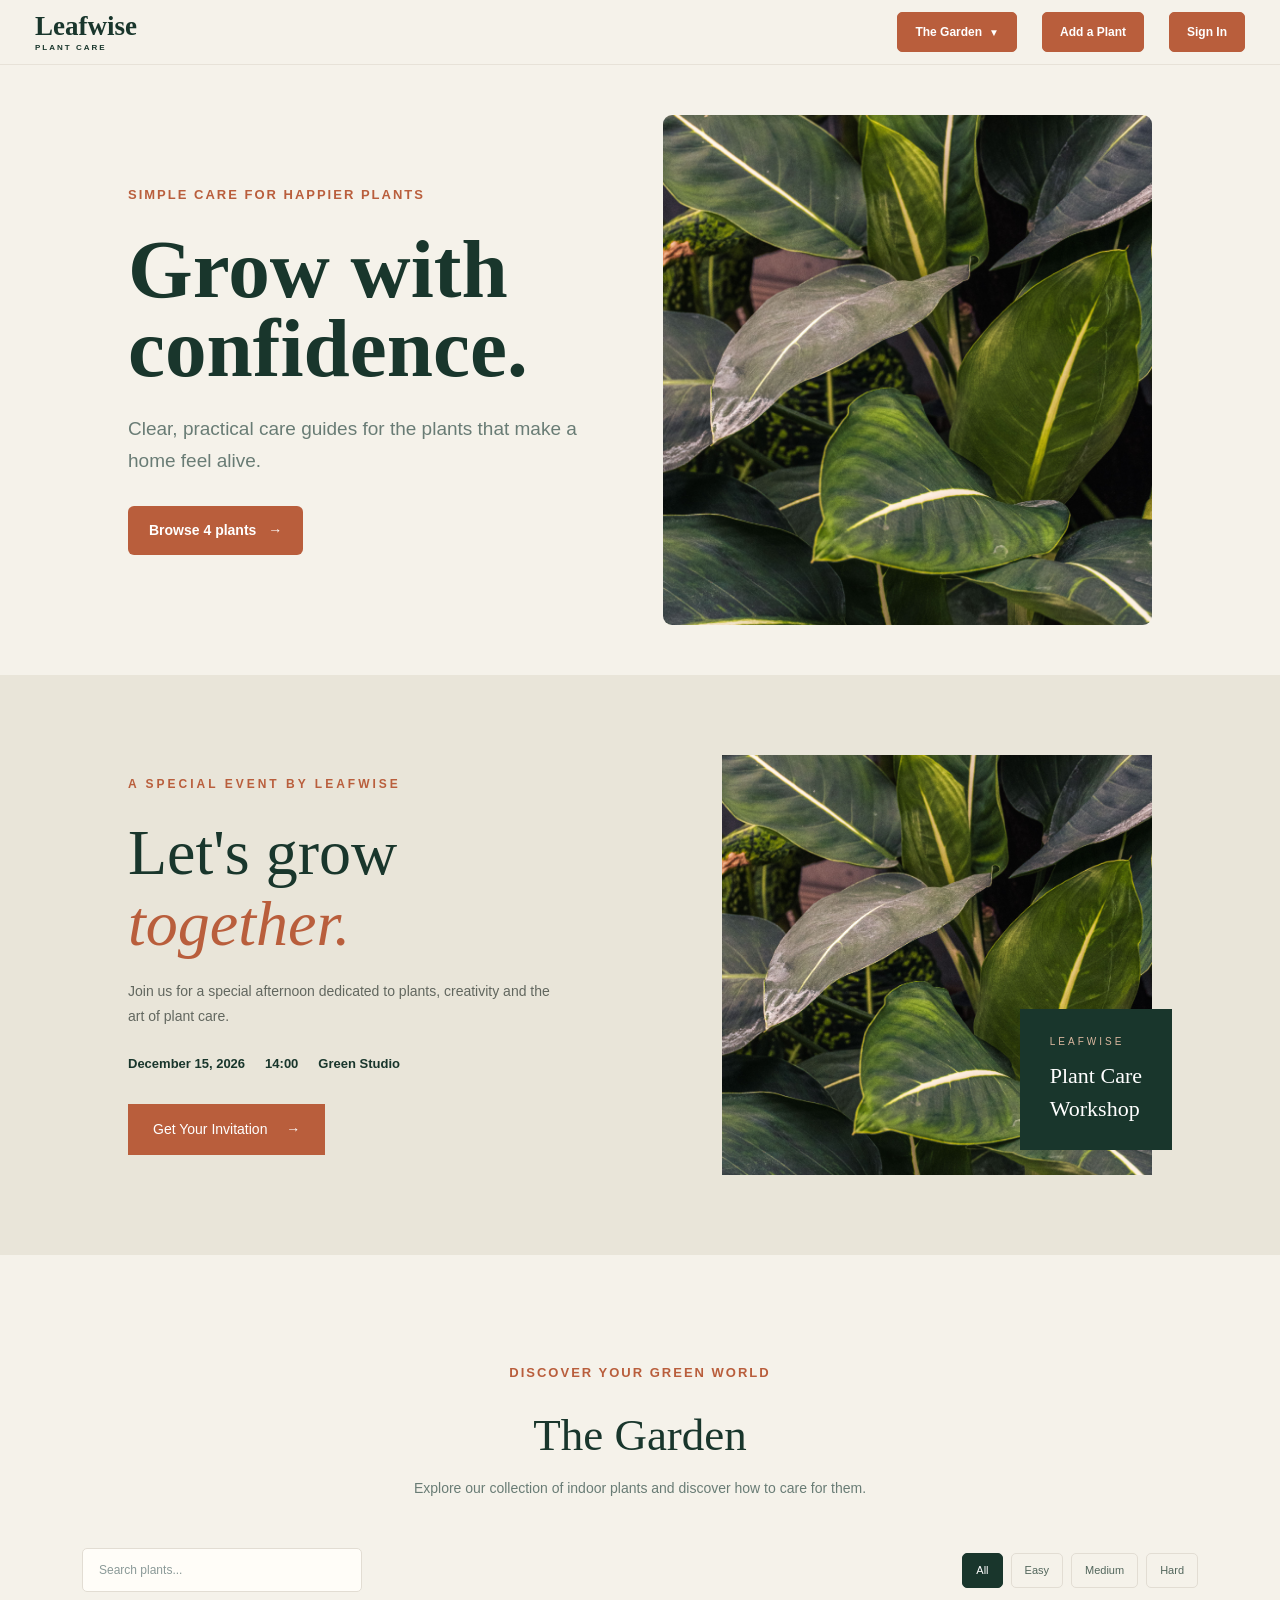
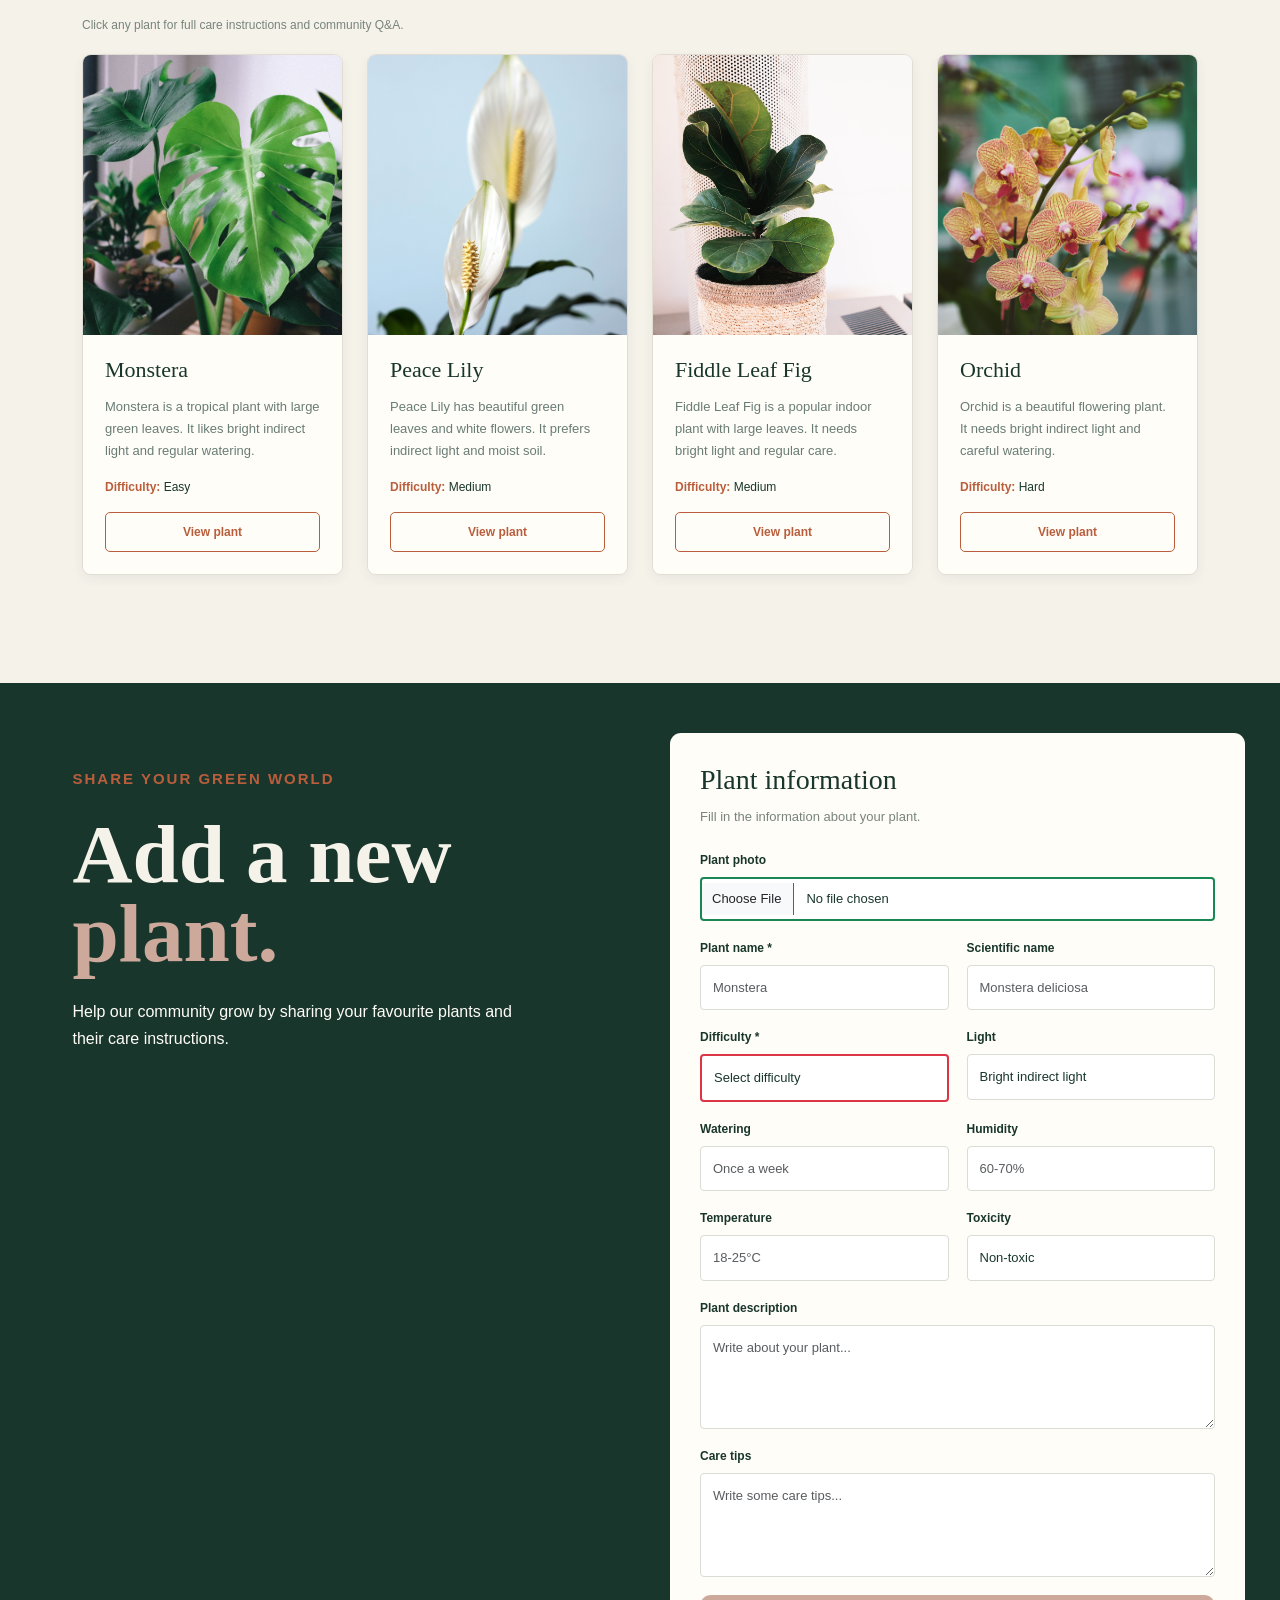
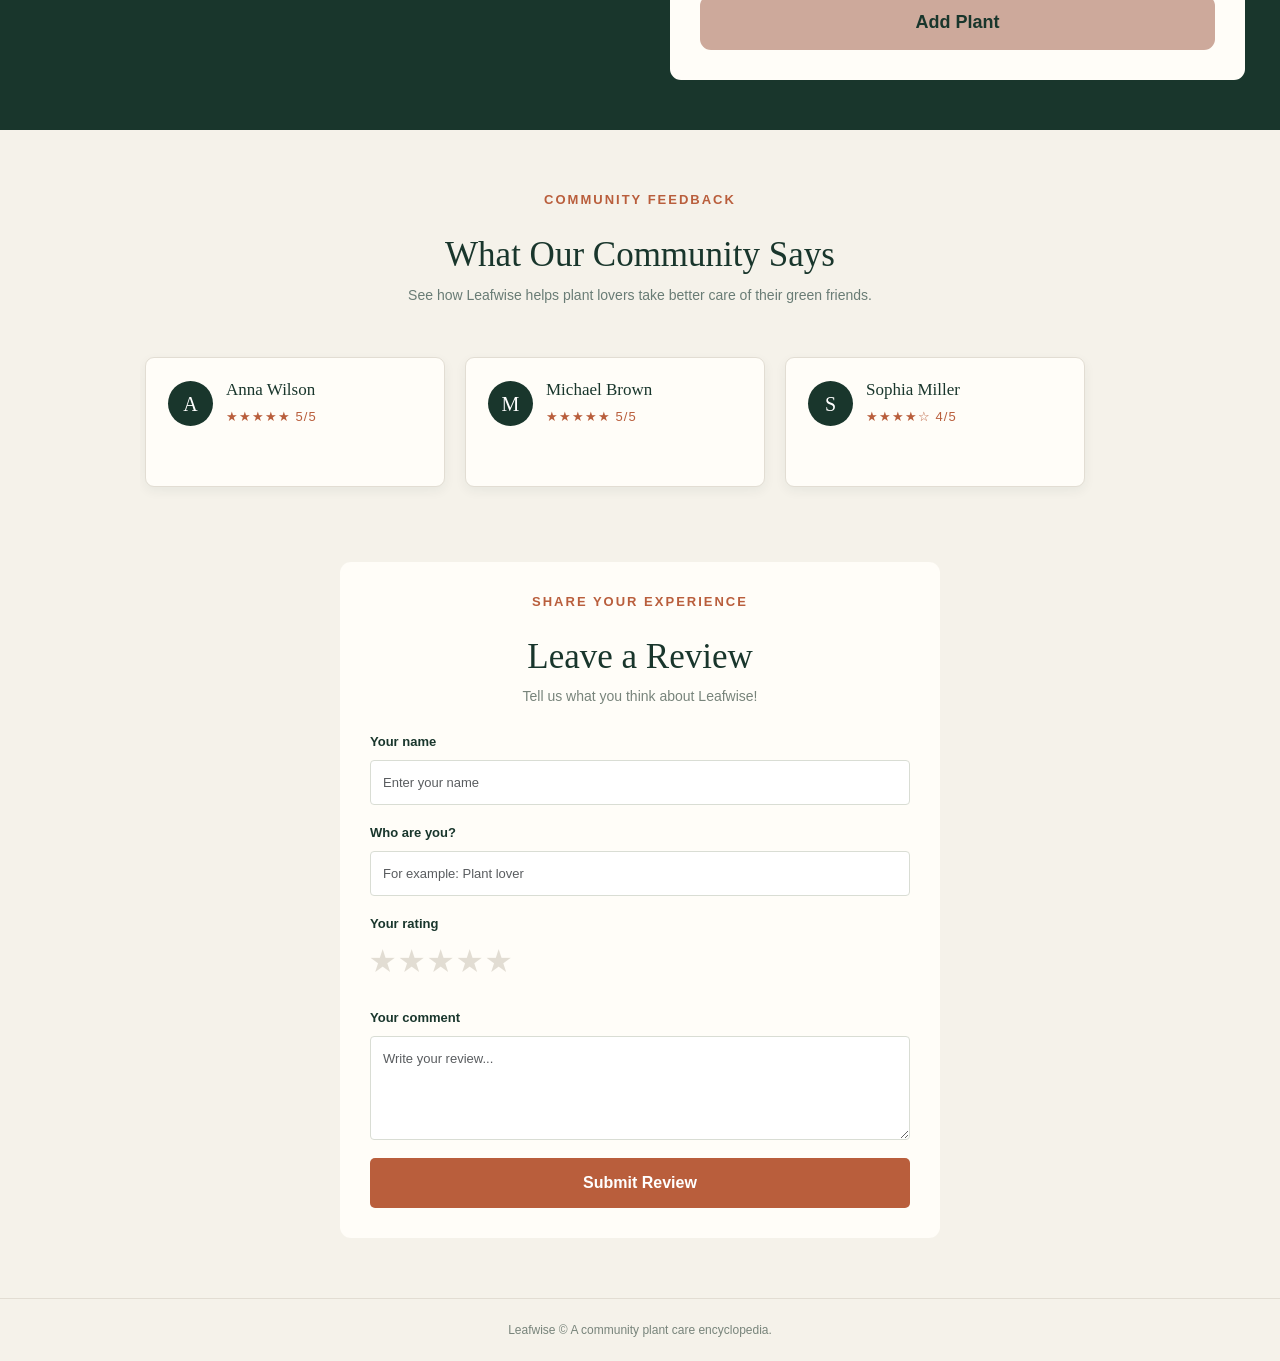
<file: index.html>
<!DOCTYPE html>
<html lang="en">
    <head>
        <meta charset="UTF-8">
        <meta name="viewport" content="width=device-width, initial-scale=1.0">
        <title>Leafwise</title>
        <link href="https://cdn.jsdelivr.net/npm/bootstrap@5.3.9/dist/css/bootstrap.min.css" rel="stylesheet">
        <link rel="stylesheet" href="css/style.css">
    </head>

    <body>
       <header class="navbar">
    <a href="index.html" class="logo">
        <span>Leafwise</span>
        <b>PLANT CARE</b>
    </a>

    <input type="checkbox" id="menu-toggle">

    <label for="menu-toggle" class="menu-icon" aria-label="Open navigation menu">
        <span></span>
        <span></span>
        <span></span>
    </label>

    <nav class="nav-links">
        <details class="dropdown">
            <summary class="dropdown-button">
                The Garden
                <span class="arrow">▼</span>
            </summary>

            <div class="submenu">
                <a href="#garden">Green Spaces</a>
                <div class="plant-dropdown">
                    <a href="#" class="plant-dropdown-title">Home Page</a>
                </div>
            </div>
        </details>

        <a href="#add-plant" class="add-button">Add a Plant</a>
        <a href="sign-in.html" class="sign-in-link">Sign In</a>
    </nav>
</header>

        <section class="hero">
            <div class="hero-content">
                <div class="hero-text">
                    <p class="small-title">Simple care for happier plants</p>
                    <h1>Grow with<br><span>confidence.</span></h1>
                    <p class="description">Clear, practical care guides for the plants that make a home feel alive.</p>
                    <a href="#garden" class="main-button btn btn-success">Browse 4 plants <span>→</span></a>
                </div>

                <img src="pages/background.jpg" alt="Plants" class="img-fluid" width="300" height="300">
            </div>
        </section>

        <section class="event-promo">
            <div class="event-promo-content">
                <p class="small-title">A SPECIAL EVENT BY LEAFWISE</p>

                <h2>Let's grow<br><span>together.</span></h2>

                <p>
                    Join us for a special afternoon dedicated to plants,
                    creativity and the art of plant care.
                </p>

                <div class="event-promo-details">
                    <span>December 15, 2026</span>
                    <span>14:00</span>
                    <span>Green Studio</span>
                </div>

                <a href="invitation.html" class="event-promo-button">
                    Get Your Invitation <span>→</span>
                </a>
            </div>

            <div class="event-promo-image">
                <img src="pages/background.jpg" alt="Green plants">

                <div class="event-promo-label">
                    <span>LEAFWISE</span>
                    <strong>Plant Care<br>Workshop</strong>
                </div>
            </div>
        </section>

       
        <section class="garden" id="garden">
            <div class="container py-5">
                <div class="garden-heading text-center mb-5">
                    <p class="small-title">DISCOVER YOUR GREEN WORLD</p>
                    <h2>The Garden</h2>
                    <p>Explore our collection of indoor plants and discover how to care for them.</p>
                </div>

                <div class="garden-controls mb-4">
                    <input type="text" id="plantSearch" class="form-control" placeholder="Search plants..." aria-label="Search plants">

                    <div class="filters">
                        <button type="button" class="filter-btn active" data-filter="all">All</button>
                        <button type="button" class="filter-btn" data-filter="easy">Easy</button>
                        <button type="button" class="filter-btn" data-filter="medium">Medium</button>
                        <button type="button" class="filter-btn" data-filter="hard">Hard</button>
                    </div>
                </div>

                <p class="garden-description">Click any plant for full care instructions and community Q&A.</p>

                <div class="row row-cols-1 row-cols-sm-2 row-cols-lg-4 g-4 plant-grid">

                    <article class="col plant" data-name="monstera" data-difficulty="easy">
                        <div class="card h-100 shadow-sm">
                            <img src="pages/monstera.jpg" class="card-img-top" alt="Monstera">

                            <div class="plant-info card-body d-flex flex-column">
                                <h2 class="card-title">Monstera</h2>
                                <p class="card-text">Monstera is a tropical plant with large green leaves. It likes bright indirect light and regular watering.</p>
                                <p class="plant-difficulty"><strong>Difficulty:</strong> Easy</p>
                                <a href="monstera.html" class="plant-button btn btn-outline-success mt-auto">View plant</a>
                            </div>
                        </div>
                    </article>

                    <article class="col plant" data-name="peace lily" data-difficulty="medium">
                        <div class="card h-100 shadow-sm">
                            <img src="pages/peacelily.jpg" class="card-img-top" alt="Peace Lily">

                            <div class="plant-info card-body d-flex flex-column">
                                <h2 class="card-title">Peace Lily</h2>
                                <p class="card-text">Peace Lily has beautiful green leaves and white flowers. It prefers indirect light and moist soil.</p>
                                <p class="plant-difficulty"><strong>Difficulty:</strong> Medium</p>
                                <a href="peace-lily.html" class="plant-button btn btn-outline-success mt-auto">View plant</a>
                            </div>
                        </div>
                    </article>

                    <article class="col plant" data-name="fiddle leaf fig" data-difficulty="medium">
                        <div class="card h-100 shadow-sm">
                            <img src="pages/leaf.jpg" class="card-img-top" alt="Fiddle Leaf Fig">

                            <div class="plant-info card-body d-flex flex-column">
                                <h2 class="card-title">Fiddle Leaf Fig</h2>
                                <p class="card-text">Fiddle Leaf Fig is a popular indoor plant with large leaves. It needs bright light and regular care.</p>
                                <p class="plant-difficulty"><strong>Difficulty:</strong> Medium</p>
                                <a href="fiddle-leaf.html" class="plant-button btn btn-outline-success mt-auto">View plant</a>
                            </div>
                        </div>
                    </article>

                    <article class="col plant" data-name="orchid" data-difficulty="hard">
                        <div class="card h-100 shadow-sm">
                            <img src="pages/orchid.jpg" class="card-img-top" alt="Orchid">

                            <div class="plant-info card-body d-flex flex-column">
                                <h2 class="card-title">Orchid</h2>
                                <p class="card-text">Orchid is a beautiful flowering plant. It needs bright indirect light and careful watering.</p>
                                <p class="plant-difficulty"><strong>Difficulty:</strong> Hard</p>
                                <a href="orchid.html" class="plant-button btn btn-outline-success mt-auto">View plant</a>
                            </div>
                        </div>
                    </article>

                </div>

                <p id="noResults" hidden>No plants found.</p>
            </div>
        </section>


        <section class="add-plant" id="add-plant">
            <div class="add-plant-content">
                <p class="small-title">SHARE YOUR GREEN WORLD</p>
                <h1>Add a new<br><span>plant.</span></h1>
                <p class="description">Help our community grow by sharing your favourite plants and their care instructions.</p>
            </div>

            <form class="add-plant-form" id="plantForm">
                <h2>Plant information</h2>
                <p class="form-description">Fill in the information about your plant.</p>

                <div class="add-form-group">
                    <label for="plantPhoto">Plant photo</label>
                    <input type="file" id="plantPhoto" class="form-control" accept="image/*">
                    <img id="photoPreview" alt="Plant preview" hidden>
                </div>

                <div class="add-form-row">
                    <div class="add-form-group">
                        <label for="plantName">Plant name *</label>
                        <input type="text" id="plantName" class="form-control" placeholder="Monstera" required minlength="2" maxlength="40" pattern="[A-Za-zА-Яа-яІіЇїЄєҐґ'’ -]{2,40}" title="Enter a plant name using 2–40 letters.">
                    </div>

                    <div class="add-form-group">
                        <label for="scientificName">Scientific name</label>
                        <input type="text" id="scientificName" class="form-control" placeholder="Monstera deliciosa" pattern="[A-Za-z -]{2,60}" title="Use only English letters, spaces or hyphens.">
                    </div>
                </div>

                <div class="add-form-row">
                    <div class="add-form-group">
                        <label for="difficulty">Difficulty *</label>
                        <select id="difficulty" class="form-select" required>
                            <option value="" disabled selected>Select difficulty</option>
                            <option value="easy">Easy</option>
                            <option value="medium">Medium</option>
                            <option value="hard">Hard</option>
                        </select>
                    </div>

                    <div class="add-form-group">
                        <label for="light">Light</label>
                        <select id="light" class="form-select">
                            <option value="Bright indirect light">Bright indirect light</option>
                            <option value="Direct sunlight">Direct sunlight</option>
                            <option value="Low light">Low light</option>
                            <option value="Partial shade">Partial shade</option>
                        </select>
                    </div>
                </div>

                <div class="add-form-row">
                    <div class="add-form-group">
                        <label for="watering">Watering</label>
                        <input type="text" id="watering" class="form-control" placeholder="Once a week" maxlength="50">
                    </div>

                    <div class="add-form-group">
                        <label for="humidity">Humidity</label>
                        <input type="text" id="humidity" class="form-control" placeholder="60-70%" pattern="[0-9]{1,3}(-[0-9]{1,3})?%?" title="Enter humidity as a number or range, for example 60-70%.">
                    </div>
                </div>

                <div class="add-form-row">
                    <div class="add-form-group">
                        <label for="temperature">Temperature</label>
                        <input type="text" id="temperature" class="form-control" placeholder="18-25°C" pattern="[0-9]{1,2}(-[0-9]{1,2})?°?C?" title="Enter temperature, for example 18-25°C.">
                    </div>

                    <div class="add-form-group">
                        <label for="toxicity">Toxicity</label>
                        <select id="toxicity" class="form-select">
                            <option value="Non-toxic">Non-toxic</option>
                            <option value="Toxic to pets">Toxic to pets</option>
                            <option value="Toxic to humans">Toxic to humans</option>
                        </select>
                    </div>
                </div>

                <div class="add-form-group">
                    <label for="description">Plant description</label>
                    <textarea id="description" class="form-control" placeholder="Write about your plant..." rows="4" minlength="10" maxlength="500"></textarea>
                </div>

                <div class="add-form-group">
                    <label for="careTips">Care tips</label>
                    <textarea id="careTips" class="form-control" placeholder="Write some care tips..." rows="4" minlength="5" maxlength="500"></textarea>
                </div>

                <button type="submit" class="submit-plant btn btn-success">Add Plant</button>
            </form>
        </section>

        <section class="reviews" id="reviews">
            <div class="reviews-heading">
                <p class="small-title">COMMUNITY FEEDBACK</p>
                <h2>What Our Community Says</h2>
                <p>See how Leafwise helps plant lovers take better care of their green friends.</p>
            </div>

            <div class="reviews-grid">
                <details class="review-card">
                    <summary>
                        <div class="review-author">
                            <div class="review-avatar">A</div>
                            <div>
                                <h3>Anna Wilson</h3>
                                <span>★★★★★ 5/5</span>
                            </div>
                        </div>
                    </summary>

                    <p class="review-text">I always struggled with taking care of my plants. Leafwise makes everything simple and easy to understand!</p>
                </details>

                <details class="review-card">
                    <summary>
                        <div class="review-author">
                            <div class="review-avatar">M</div>
                            <div>
                                <h3>Michael Brown</h3>
                                <span>★★★★★ 5/5</span>
                            </div>
                        </div>
                    </summary>

                    <p class="review-text">A beautiful and useful website! I love how easy it is to find information about different plants.</p>
                </details>

                <details class="review-card">
                    <summary>
                        <div class="review-author">
                            <div class="review-avatar">S</div>
                            <div>
                                <h3>Sophia Miller</h3>
                                <span>★★★★☆ 4/5</span>
                            </div>
                        </div>
                    </summary>

                    <p class="review-text">The care guides are very helpful. Now I feel more confident looking after my houseplants.</p>
                </details>
            </div>

            <div class="review-form-container">
                <div class="review-form-heading">
                    <p class="small-title">SHARE YOUR EXPERIENCE</p>
                    <h2>Leave a Review</h2>
                    <p>Tell us what you think about Leafwise!</p>
                </div>

                <form class="review-form" id="reviewForm">
                    <div class="form-group">
                        <label for="reviewName">Your name</label>
                        <input type="text" id="reviewName" class="form-control" placeholder="Enter your name" required>
                    </div>

                    <div class="form-group">
                        <label for="reviewRole">Who are you?</label>
                        <input type="text" id="reviewRole" class="form-control" placeholder="For example: Plant lover" required>
                    </div>

                    <div class="form-group">
                        <label>Your rating</label>
                        <div class="rating">
                            <input type="radio" name="rating" id="star5" value="5" required>
                            <label for="star5">★</label>

                            <input type="radio" name="rating" id="star4" value="4">
                            <label for="star4">★</label>

                            <input type="radio" name="rating" id="star3" value="3">
                            <label for="star3">★</label>

                            <input type="radio" name="rating" id="star2" value="2">
                            <label for="star2">★</label>

                            <input type="radio" name="rating" id="star1" value="1">
                            <label for="star1">★</label>
                        </div>
                    </div>

                    <div class="form-group">
                        <label for="reviewComment">Your comment</label>
                        <textarea id="reviewComment" class="form-control" placeholder="Write your review..." rows="4" required></textarea>
                    </div>

                    <button type="submit" class="submit-review btn btn-success">Submit Review</button>
                </form>
            </div>
        </section>

        <footer>
            <p>Leafwise © A community plant care encyclopedia.</p>
        </footer>

        <script src="https://cdn.jsdelivr.net/npm/bootstrap@5.3.9/dist/js/bootstrap.bundle.min.js" integrity="sha384-WyOxWvTyr1QaMPfiPJSv76iReVthorl5uWlFtZPyK0IEB0hGzo9y5Bp9mYanr8Bu" crossorigin="anonymous"></script>
    </body>
</html>
</file>
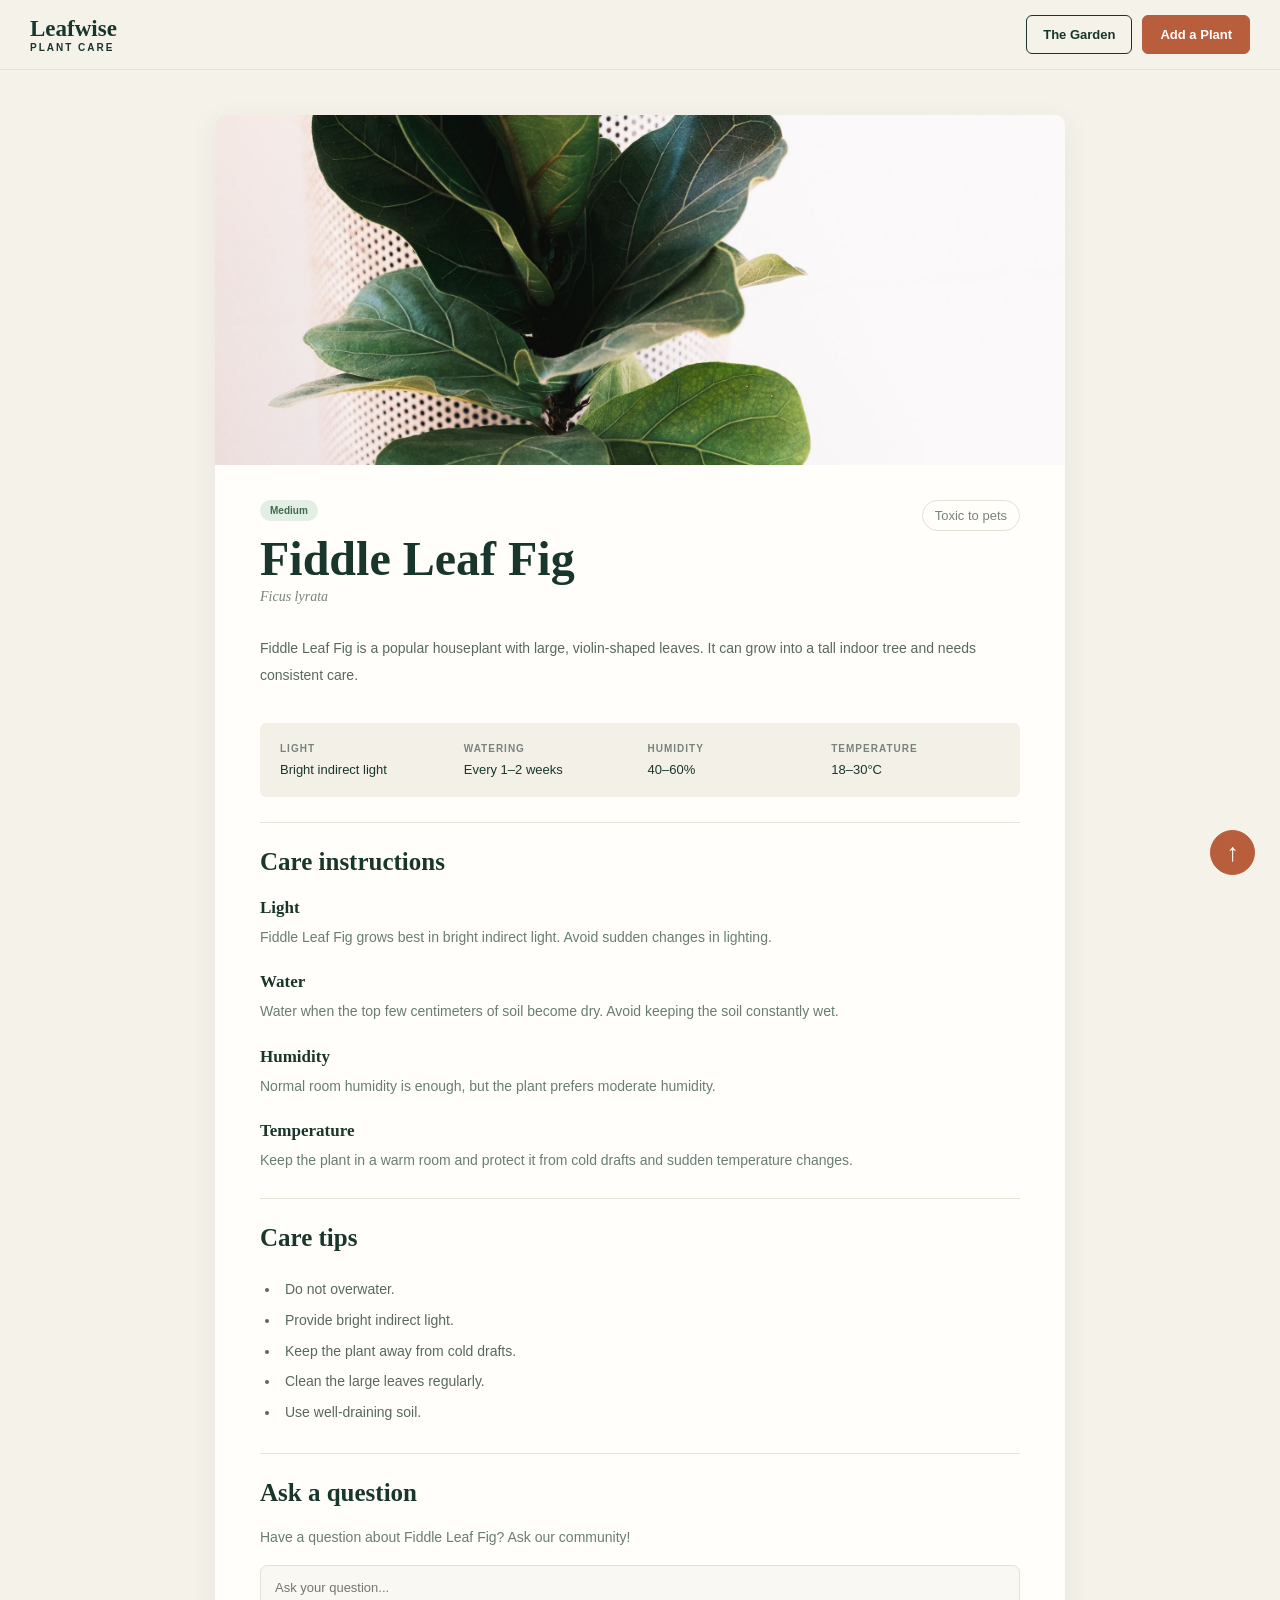
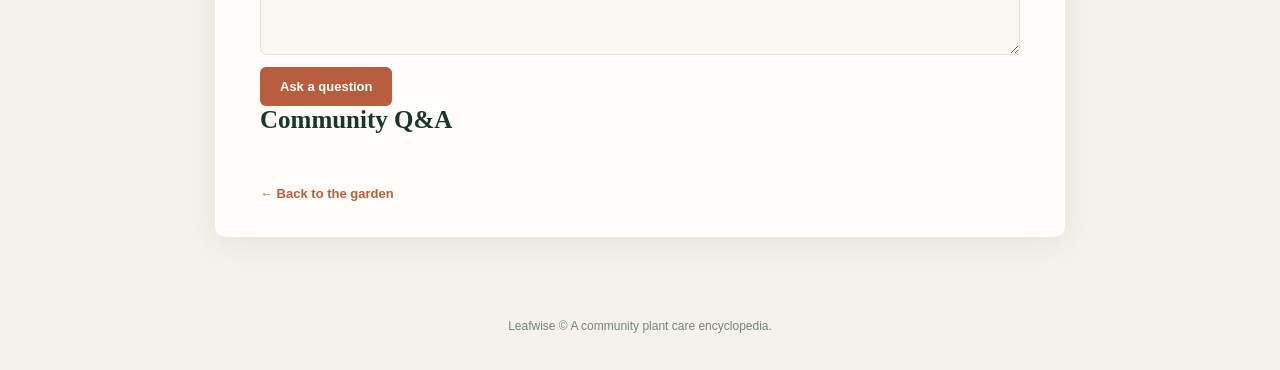
<file: fiddle-leaf.html>
<!DOCTYPE html>
<html lang="en">

<head>
    <meta charset="UTF-8">
    <meta name="viewport" content="width=device-width, initial-scale=1.0">
    <title>Fiddle Leaf Fig - Leafwise</title>
    <link rel="stylesheet" href="css/style1.css">
</head>
<body>   
<header class="navbar">
    <a href="index.html" class="logo">
        <span>Leafwise</span>
        <b>PLANT CARE</b>
    </a>

    <input type="checkbox" id="menu-toggle">

    <label for="menu-toggle" class="menu-icon">
        <span></span>
        <span></span>
        <span></span>
    </label>

    <nav class="nav-links">
        <a href="index.html#garden">The Garden</a>
        <a href="index.html#add-plant" class="add-button">Add a Plant</a>
    </nav>
</header>
    <main class="plant-detail">

        <div class="plant-hero">
            <img src="pages/leaf.jpg" alt="Fiddle Leaf Fig">
        </div>

        <div class="plant-content">

            <div class="plant-heading">
                <div>
                    <span class="difficulty">Medium</span>
                    <h1>Fiddle Leaf Fig</h1>
                    <p class="scientific-name">Ficus lyrata</p>
                </div>

                <span class="toxicity">Toxic to pets</span>
            </div>

            <p class="plant-description">
                Fiddle Leaf Fig is a popular houseplant with large,
                violin-shaped leaves. It can grow into a tall indoor
                tree and needs consistent care.
            </p>

            <div class="plant-information">

                <div>
                    <span>LIGHT</span>
                    <p>Bright indirect light</p>
                </div>

                <div>
                    <span>WATERING</span>
                    <p>Every 1–2 weeks</p>
                </div>

                <div>
                    <span>HUMIDITY</span>
                    <p>40–60%</p>
                </div>

                <div>
                    <span>TEMPERATURE</span>
                    <p>18–30°C</p>
                </div>

            </div>

            <section class="care-section">

                <h2>Care instructions</h2>

                <div class="care-item">
                    <h3>Light</h3>
                    <p>
                        Fiddle Leaf Fig grows best in bright indirect
                        light. Avoid sudden changes in lighting.
                    </p>
                </div>

                <div class="care-item">
                    <h3>Water</h3>
                    <p>
                        Water when the top few centimeters of soil
                        become dry. Avoid keeping the soil constantly wet.
                    </p>
                </div>

                <div class="care-item">
                    <h3>Humidity</h3>
                    <p>
                        Normal room humidity is enough, but the plant
                        prefers moderate humidity.
                    </p>
                </div>

                <div class="care-item">
                    <h3>Temperature</h3>
                    <p>
                        Keep the plant in a warm room and protect it
                        from cold drafts and sudden temperature changes.
                    </p>
                </div>

            </section>

            <section class="tips-section">

                <h2>Care tips</h2>

                <ul>
                    <li>Do not overwater.</li>
                    <li>Provide bright indirect light.</li>
                    <li>Keep the plant away from cold drafts.</li>
                    <li>Clean the large leaves regularly.</li>
                    <li>Use well-draining soil.</li>
                </ul>

            </section>

            <section class="community-section">

                <h2>Ask a question</h2>

                <p>
                    Have a question about Fiddle Leaf Fig?
                    Ask our community!
                </p>

                <form class="question-form">

                    <textarea
                        rows="4"
                        placeholder="Ask your question..."
                    ></textarea>

                    <button type="button">
                        Ask a question
                    </button>

                </form>

                <h2>Community Q&A</h2>

                <a href="index.html" class="back-link">
                    ← Back to the garden
                </a>

            </section>

        </div>

    </main>

    <footer>
        <p>Leafwise © A community plant care encyclopedia.</p>
    </footer>
<button class="back-to-top" onclick="window.scrollTo({ top: 0, behavior: 'smooth' })">
        ↑
    </button>
</body>
</html>
</file>
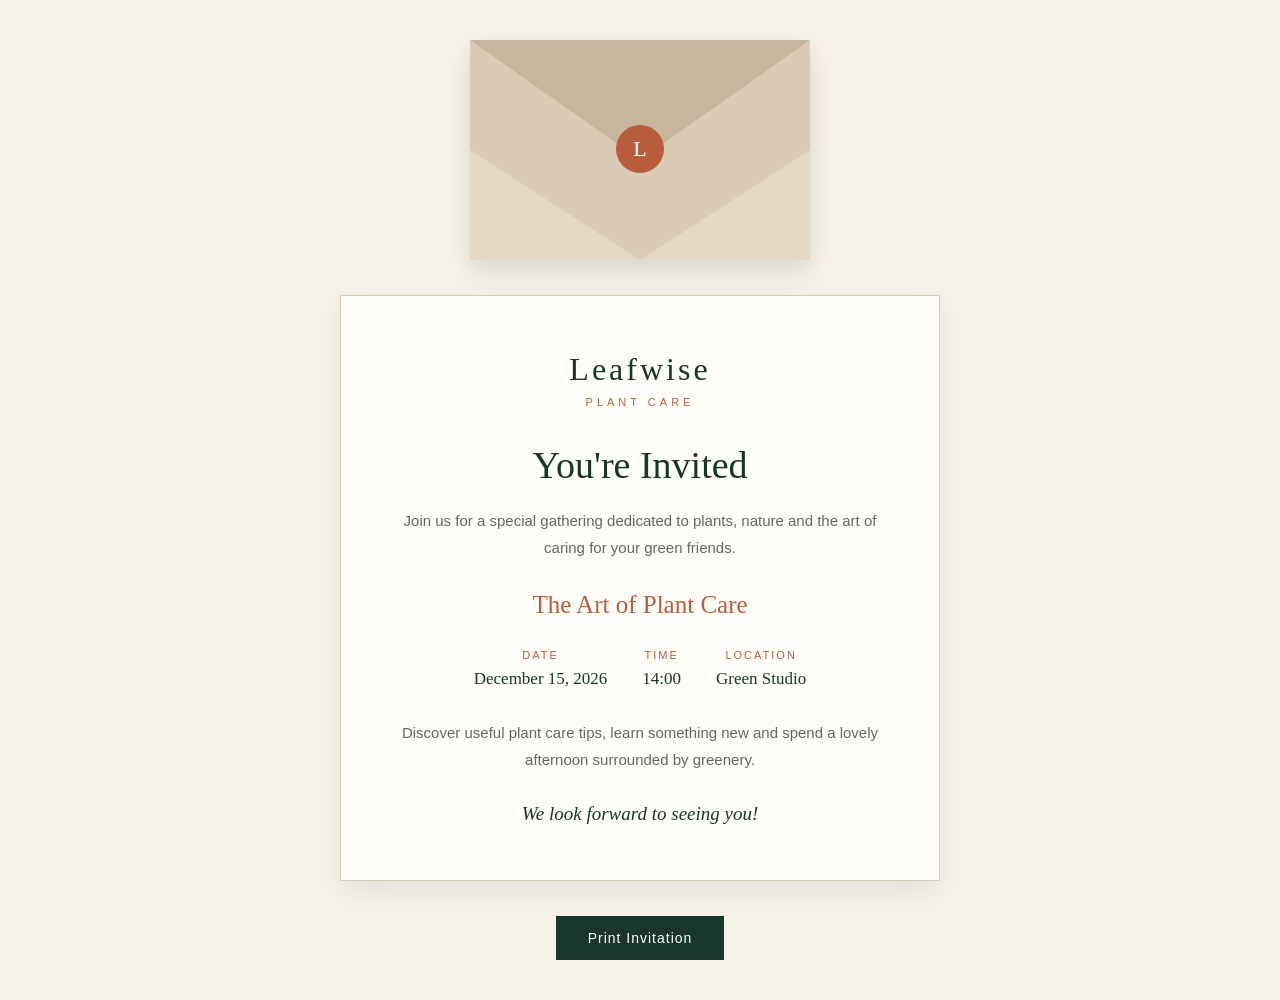
<file: invitation.html>
<!DOCTYPE html>
<html lang="en">
<head>
    <meta charset="UTF-8">
    <meta name="viewport" content="width=device-width, initial-scale=1.0">
    <title>Leafwise Invitation</title>
    <link rel="stylesheet" href="css/style3.css">
</head>

<body>

    <div class="envelope">
        <div class="seal">L</div>
    </div>

    <main class="invitation">

        <div class="invitation-logo">Leafwise</div>
        <div class="invitation-subtitle">PLANT CARE</div>

        <h1>You're Invited</h1>

        <p class="invitation-description">
            Join us for a special gathering dedicated to plants,
            nature and the art of caring for your green friends.
        </p>

        <div class="event-name">
            The Art of Plant Care
        </div>

        <div class="event-details">
            <div>
                <span>Date</span>
                <span>December 15, 2026</span>
            </div>

            <div>
                <span>Time</span>
                <span>14:00</span>
            </div>

            <div>
                <span>Location</span>
                <span>Green Studio</span>
            </div>
        </div>

        <p class="invitation-description">
            Discover useful plant care tips, learn something new
            and spend a lovely afternoon surrounded by greenery.
        </p>

        <div class="invitation-footer">
            We look forward to seeing you!
        </div>

    </main>

    <button class="print-button" onclick="window.print()">
        Print Invitation
    </button>

</body>
</html>
</file>
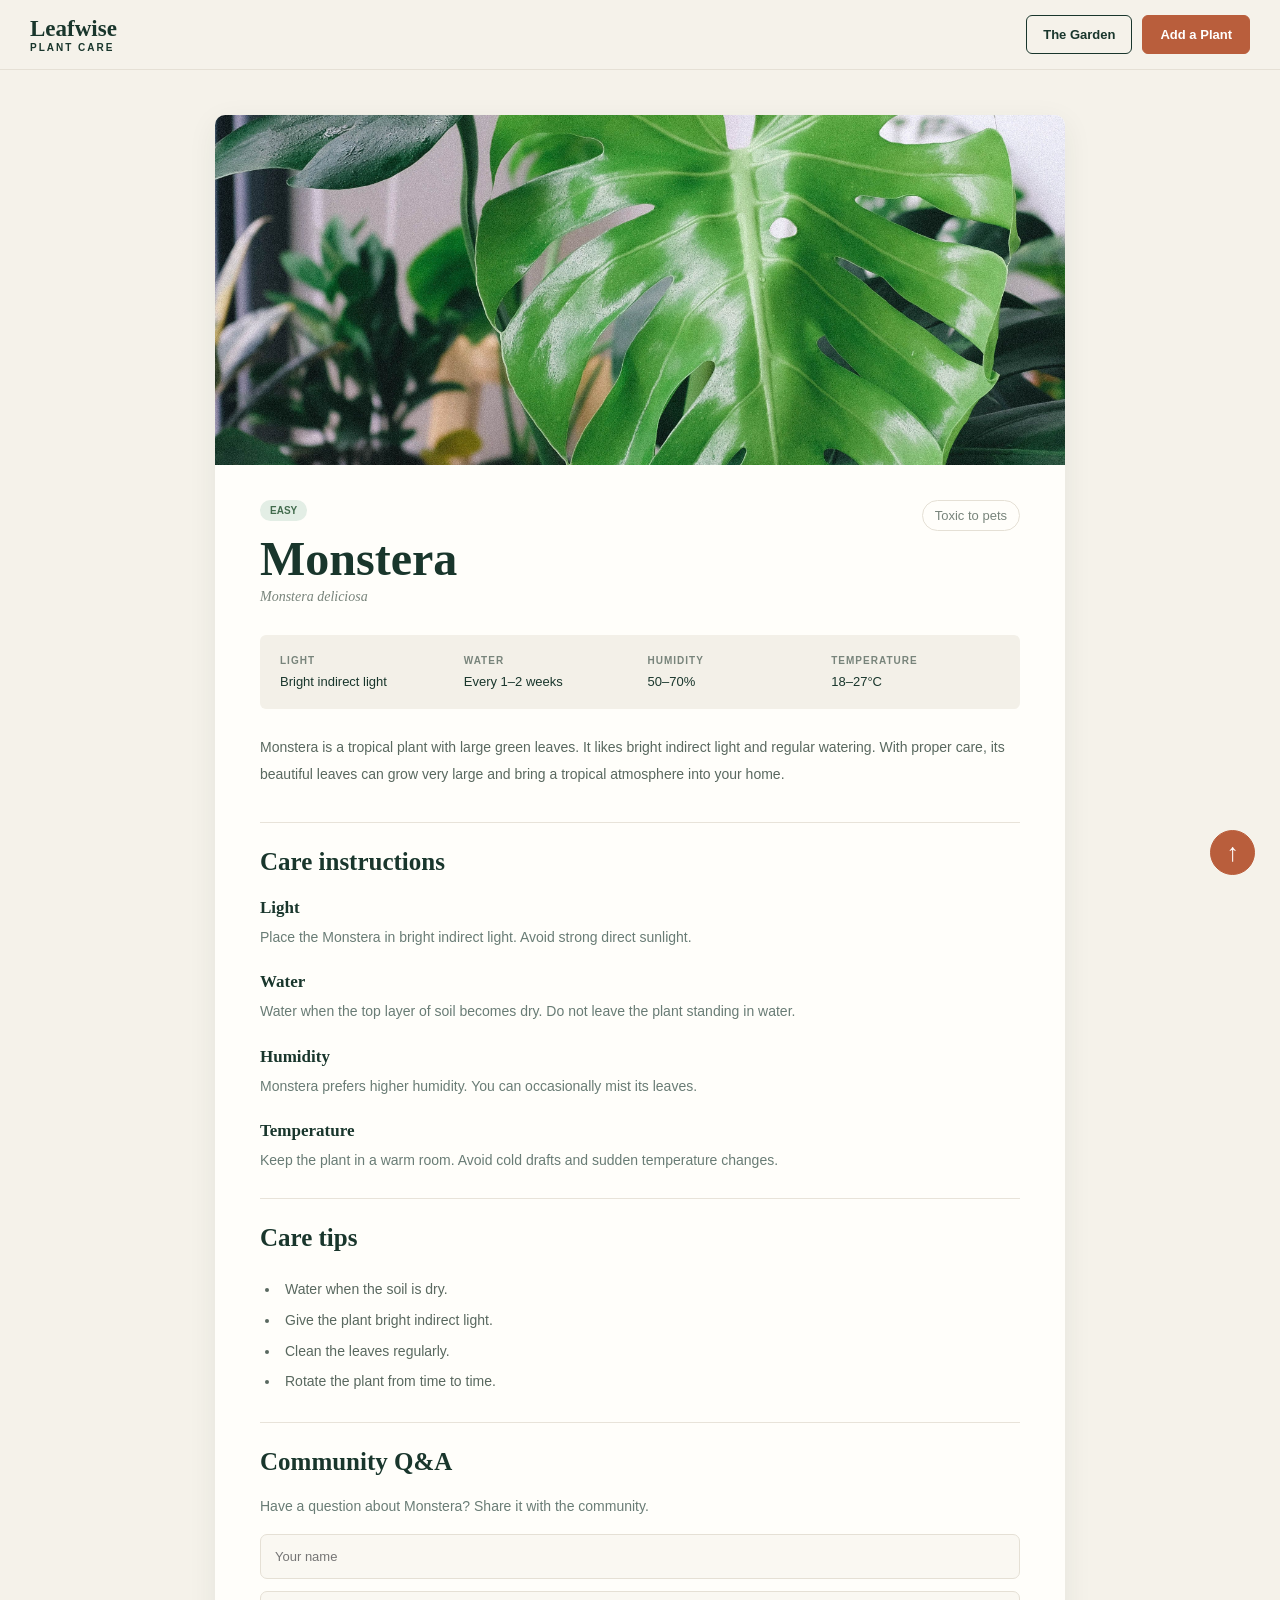
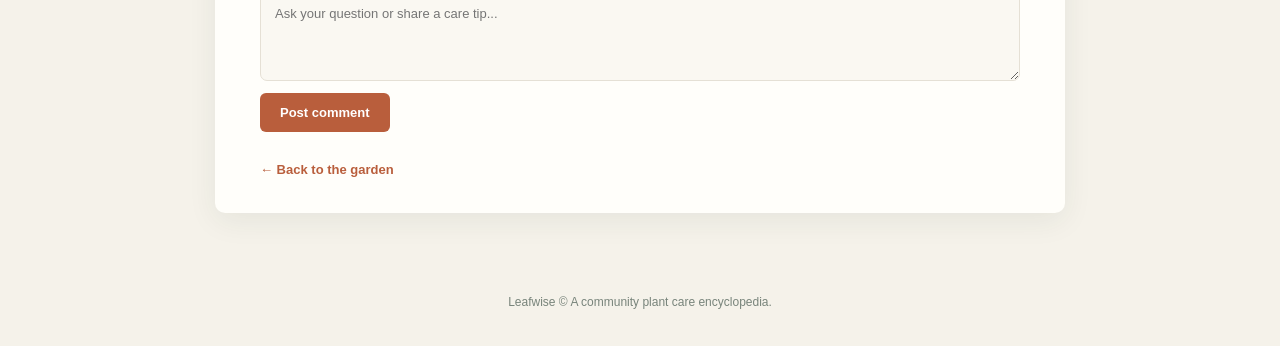
<file: monstera.html>
<!DOCTYPE html>
<html lang="en">
<head>
    <meta charset="UTF-8">
    <meta name="viewport" content="width=device-width, initial-scale=1.0">
    <title>Monstera - Leafwise</title>
    <link rel="stylesheet" href="css/style1.css">
</head>
<body>
   <header class="navbar">
    <a href="index.html" class="logo">
        <span>Leafwise</span>
        <b>PLANT CARE</b>
    </a>

    <input type="checkbox" id="menu-toggle">

    <label for="menu-toggle" class="menu-icon">
        <span></span>
        <span></span>
        <span></span>
    </label>

    <nav class="nav-links">
        <a href="index.html#garden">The Garden</a>
        <a href="index.html#add-plant" class="add-button">Add a Plant</a>
    </nav>
</header>
    <main class="plant-detail">
        <div class="plant-hero">
            <img src="pages/monstera.jpg" alt="Monstera">
        </div>
        <div class="plant-content">
            <div class="plant-heading">
                <div>
                    <span class="difficulty">EASY</span>
                    <h1>Monstera</h1>
                    <p class="scientific-name">Monstera deliciosa</p>
                </div>
                <span class="toxicity">Toxic to pets</span>
            </div>
            <section class="plant-information">
                <div>
                    <span>LIGHT</span>
                    <p>Bright indirect light</p>
                </div>
                <div>
                    <span>WATER</span>
                    <p>Every 1–2 weeks</p>
                </div>
                <div>
                    <span>HUMIDITY</span>
                    <p>50–70%</p>
                </div>
                <div>
                    <span>TEMPERATURE</span>
                    <p>18–27°C</p>
                </div>
            </section>
            <p class="plant-description">
                Monstera is a tropical plant with large green leaves.
                It likes bright indirect light and regular watering.
                With proper care, its beautiful leaves can grow very large
                and bring a tropical atmosphere into your home.
            </p>
            <section class="care-section">
                <h2>Care instructions</h2>
                <div class="care-item">
                    <h3>Light</h3>
                    <p>
                        Place the Monstera in bright indirect light.
                        Avoid strong direct sunlight.
                    </p>
                </div>
                <div class="care-item">
                    <h3>Water</h3>
                    <p>
                        Water when the top layer of soil becomes dry.
                        Do not leave the plant standing in water.
                    </p>
                </div>
                <div class="care-item">
                    <h3>Humidity</h3>
                    <p>
                        Monstera prefers higher humidity.
                        You can occasionally mist its leaves.
                    </p>
                </div>
                <div class="care-item">
                    <h3>Temperature</h3>
                    <p>
                        Keep the plant in a warm room.
                        Avoid cold drafts and sudden temperature changes.
                    </p>
                </div>
            </section>
            <section class="tips-section">
                <h2>Care tips</h2>
                <ul>
                    <li>Water when the soil is dry.</li>
                    <li>Give the plant bright indirect light.</li>
                    <li>Clean the leaves regularly.</li>
                    <li>Rotate the plant from time to time.</li>
                </ul>
            </section>
            <section class="community-section">
                <h2>Community Q&A</h2>
                <p>
                    Have a question about Monstera?
                    Share it with the community.
                </p>
                <form class="question-form">
                    <input
                        type="text"
                        placeholder="Your name"
                        required
                    >
                    <textarea
                        rows="4"
                        placeholder="Ask your question or share a care tip..."
                        required
                    ></textarea>
                    <button type="submit">
                        Post comment
                    </button>
                </form>
            </section>
            <a href="index.html#garden" class="back-link">
                ← Back to the garden
            </a>
        </div>
    </main>
    <footer>
        <p>Leafwise © A community plant care encyclopedia.</p>
    </footer>
    <button class="back-to-top" onclick="window.scrollTo({ top: 0, behavior: 'smooth' })">
        ↑
    </button>
</body>
</html>
</file>
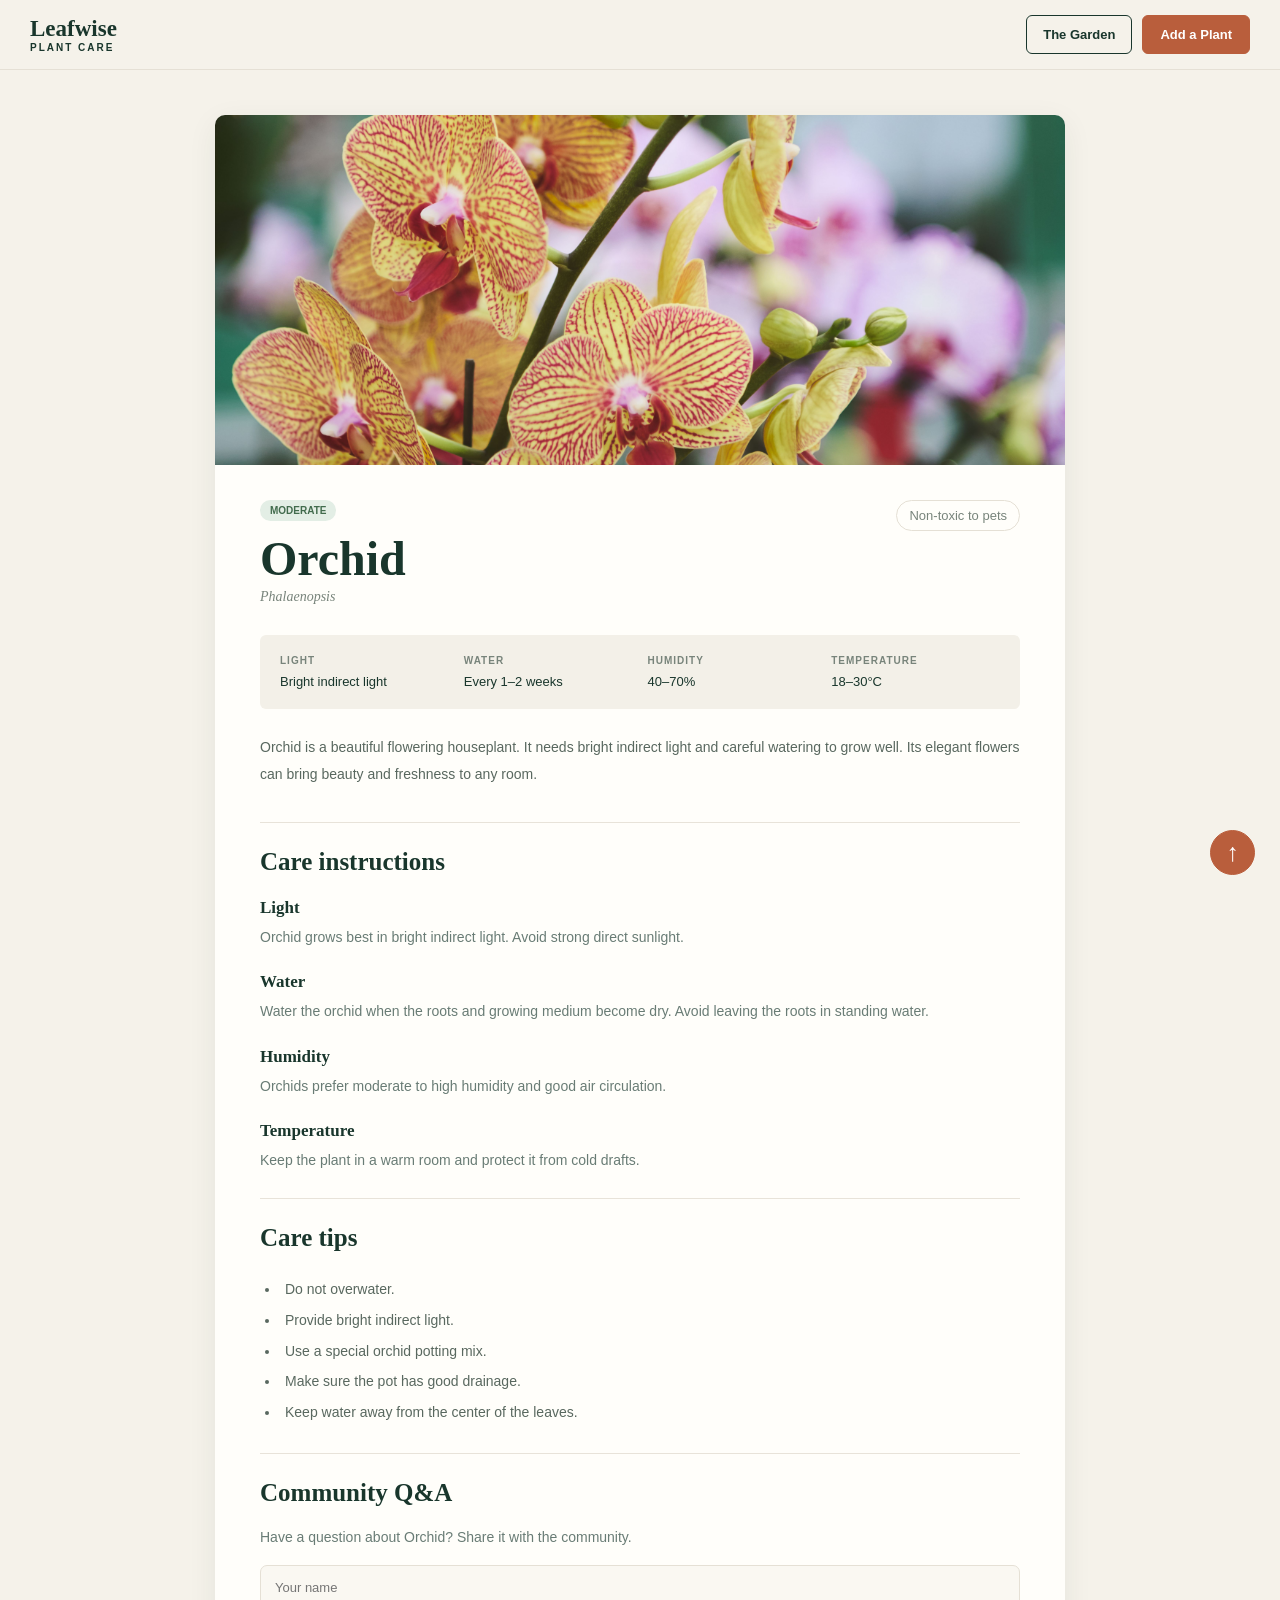
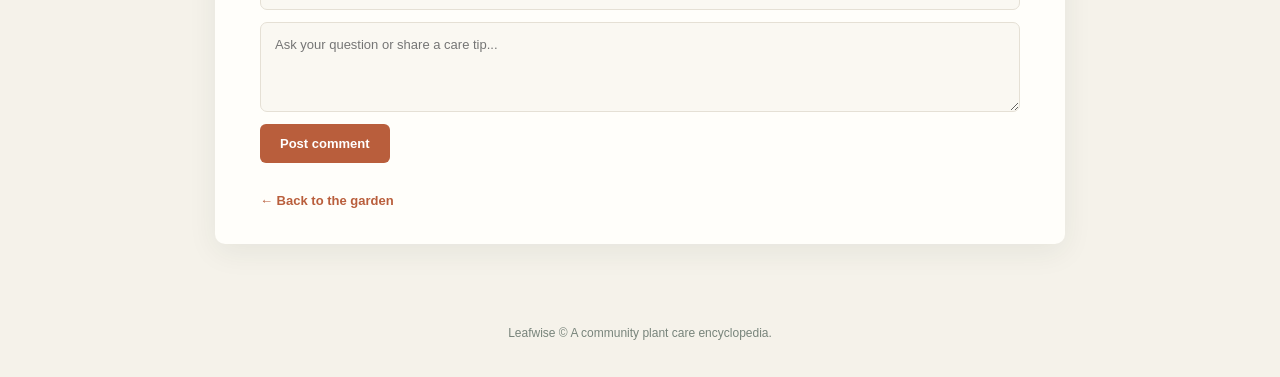
<file: orchid.html>
<!DOCTYPE html>
<html lang="en">
<head>
    <meta charset="UTF-8">
    <meta name="viewport" content="width=device-width, initial-scale=1.0">
    <title>Orchid - Leafwise</title>
    <link rel="stylesheet" href="css/style1.css">
</head>
<body>
    <header class="navbar">
    <a href="index.html" class="logo">
        <span>Leafwise</span>
        <b>PLANT CARE</b>
    </a>

    <input type="checkbox" id="menu-toggle">

    <label for="menu-toggle" class="menu-icon">
        <span></span>
        <span></span>
        <span></span>
    </label>

    <nav class="nav-links">
        <a href="index.html#garden">The Garden</a>
        <a href="index.html#add-plant" class="add-button">Add a Plant</a>
    </nav>
</header>
    <main class="plant-detail">
        <div class="plant-hero">
            <img src="pages/orchid.jpg" alt="Orchid">
        </div>
        <div class="plant-content">
            <div class="plant-heading">
                <div>
                    <span class="difficulty">MODERATE</span>
                    <h1>Orchid</h1>
                    <p class="scientific-name">
                        Phalaenopsis
                    </p>
                </div>
                <span class="toxicity">
                    Non-toxic to pets
                </span>
            </div>
            <section class="plant-information">
                <div>
                    <span>LIGHT</span>
                    <p>Bright indirect light</p>
                </div>
                <div>
                    <span>WATER</span>
                    <p>Every 1–2 weeks</p>
                </div>

                <div>
                    <span>HUMIDITY</span>
                    <p>40–70%</p>
                </div>

                <div>
                    <span>TEMPERATURE</span>
                    <p>18–30°C</p>
                </div>
            </section>
            <p class="plant-description">
                Orchid is a beautiful flowering houseplant.
                It needs bright indirect light and careful watering
                to grow well. Its elegant flowers can bring beauty
                and freshness to any room.
            </p>
            <section class="care-section">
                <h2>Care instructions</h2>
                <div class="care-item">
                    <h3>Light</h3>
                    <p>
                        Orchid grows best in bright indirect light.
                        Avoid strong direct sunlight.
                    </p>
                </div>
                <div class="care-item">
                    <h3>Water</h3>
                    <p>
                        Water the orchid when the roots and growing
                        medium become dry. Avoid leaving the roots
                        in standing water.
                    </p>
                </div>
                <div class="care-item">
                    <h3>Humidity</h3>
                    <p>
                        Orchids prefer moderate to high humidity
                        and good air circulation.
                    </p>
                </div>
                <div class="care-item">
                    <h3>Temperature</h3>
                    <p>
                        Keep the plant in a warm room and protect
                        it from cold drafts.
                    </p>
                </div>
            </section>
            <section class="tips-section">
                <h2>Care tips</h2>
                <ul>
                    <li>Do not overwater.</li>
                    <li>Provide bright indirect light.</li>
                    <li>Use a special orchid potting mix.</li>
                    <li>Make sure the pot has good drainage.</li>
                    <li>Keep water away from the center of the leaves.</li>
                </ul>
            </section>
            <section class="community-section">
                <h2>Community Q&A</h2>
                <p>
                    Have a question about Orchid?
                    Share it with the community.
                </p>
                <form class="question-form">
                    <input
                        type="text"
                        placeholder="Your name"
                        required
                    >
                    <textarea
                        rows="4"
                        placeholder="Ask your question or share a care tip..."
                        required
                    ></textarea>
                    <button type="submit">
                        Post comment
                    </button>
                </form>
            </section>
            <a href="index.html#garden" class="back-link">
                ← Back to the garden
            </a>
        </div>
    </main>
    <footer>
        <p>Leafwise © A community plant care encyclopedia.</p>
    </footer>
    <button class="back-to-top" onclick="window.scrollTo({ top: 0, behavior: 'smooth' })">
        ↑
    </button>
</body>
</html>
</file>
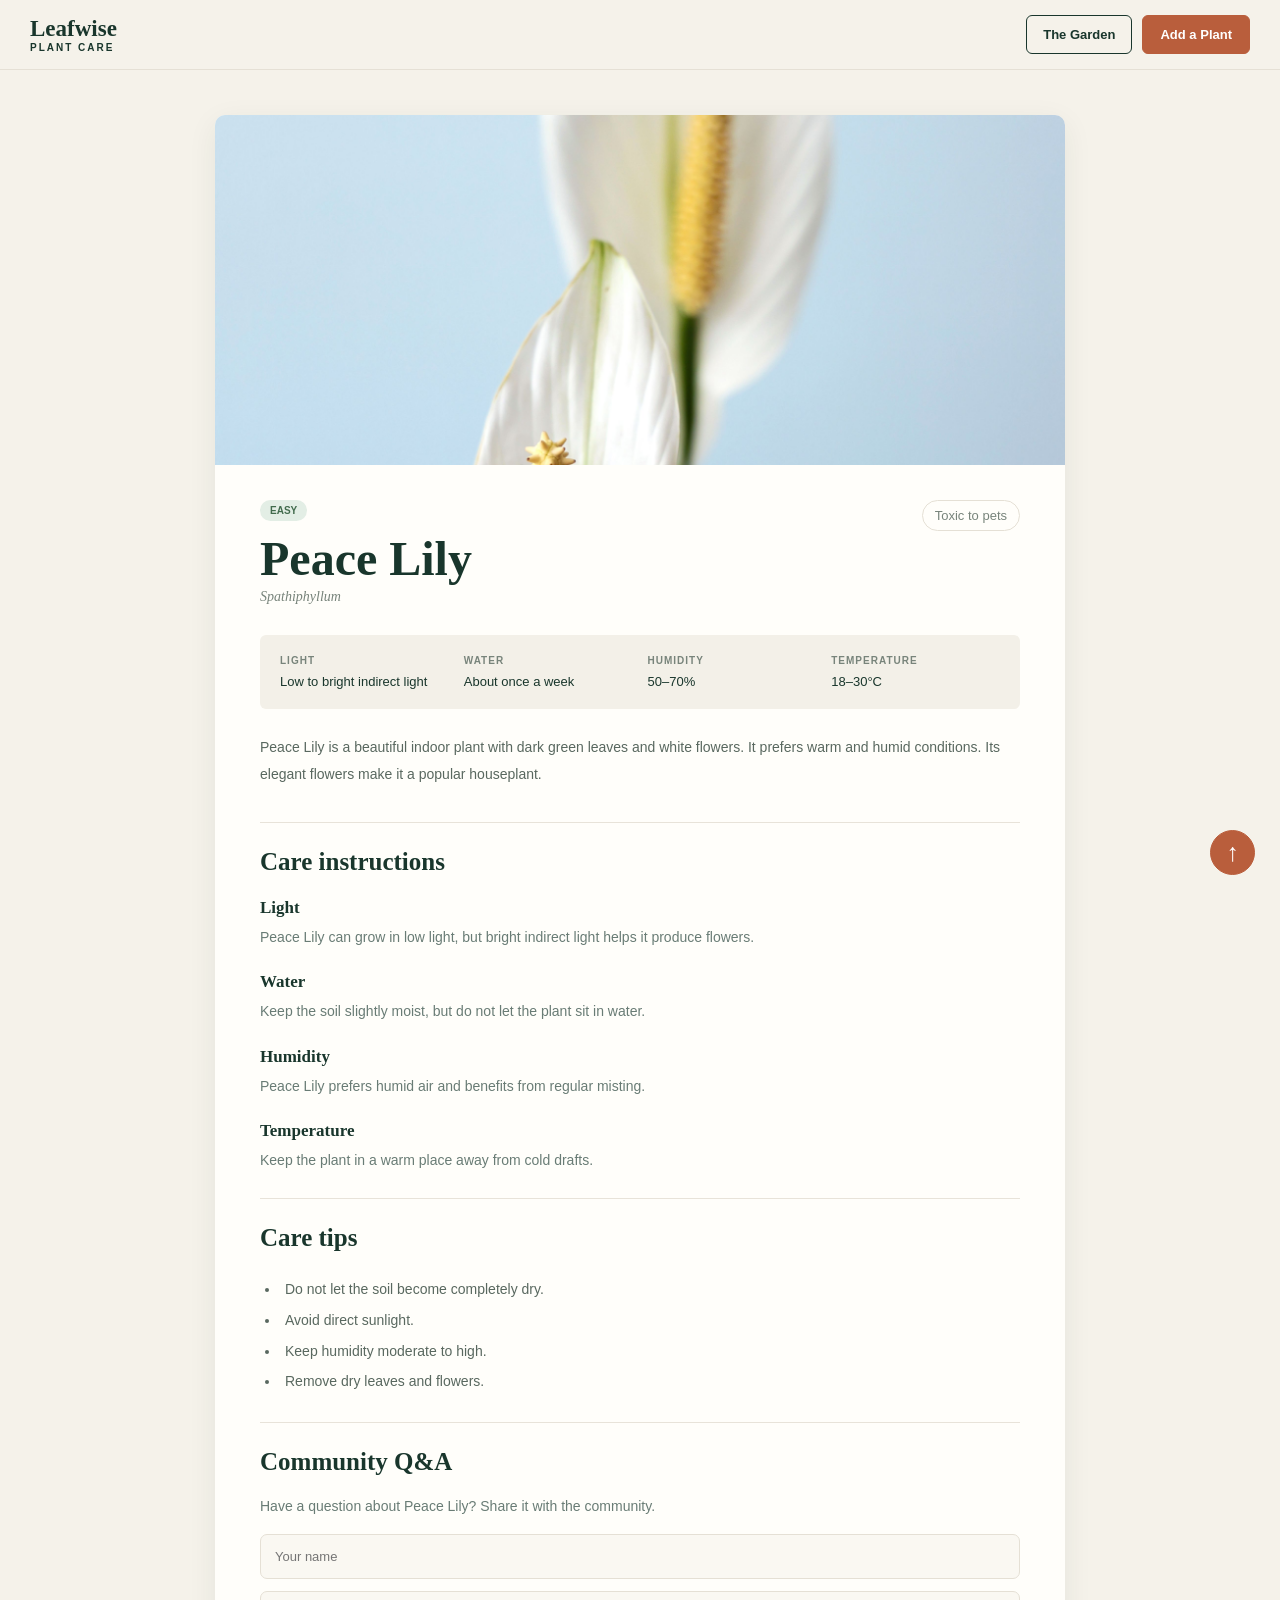
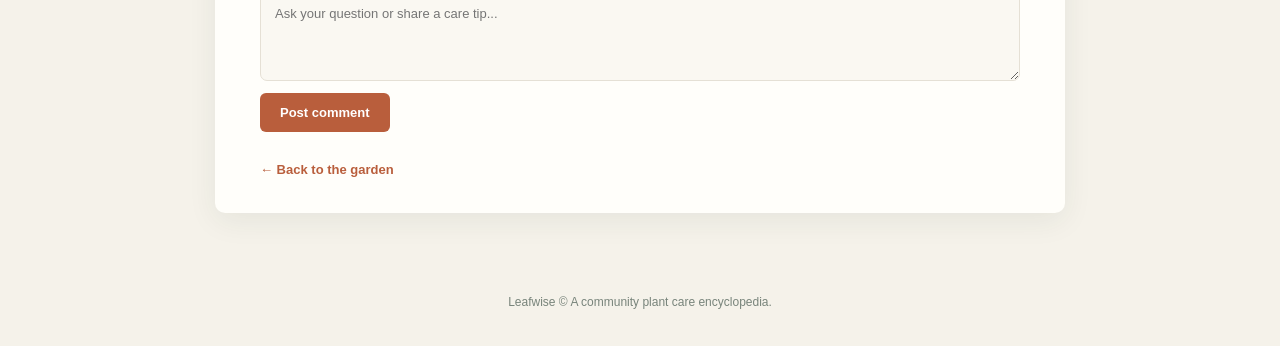
<file: peace-lily.html>
<!DOCTYPE html>
<html lang="en">
<head>
    <meta charset="UTF-8">
    <meta name="viewport" content="width=device-width, initial-scale=1.0">

    <title>Peace Lily - Leafwise</title>
    <link rel="stylesheet" href="css/style1.css">
</head>
<body>
   <header class="navbar">
    <a href="index.html" class="logo">
        <span>Leafwise</span>
        <b>PLANT CARE</b>
    </a>

    <input type="checkbox" id="menu-toggle">

    <label for="menu-toggle" class="menu-icon">
        <span></span>
        <span></span>
        <span></span>
    </label>

    <nav class="nav-links">
        <a href="index.html#garden">The Garden</a>
        <a href="index.html#add-plant" class="add-button">Add a Plant</a>
    </nav>
</header>
    <main class="plant-detail">
        <div class="plant-hero">
            <img src="pages/peacelily.jpg" alt="Peace Lily">
        </div>
        <div class="plant-content">
            <div class="plant-heading">
                <div>
                    <span class="difficulty">EASY</span>
                    <h1>Peace Lily</h1>
                    <p class="scientific-name">
                        Spathiphyllum
                    </p>
                </div>
                <span class="toxicity">
                    Toxic to pets
                </span>
            </div>
            <section class="plant-information">
                <div>
                    <span>LIGHT</span>
                    <p>Low to bright indirect light</p>
                </div>
                <div>
                    <span>WATER</span>
                    <p>About once a week</p>
                </div>
                <div>
                    <span>HUMIDITY</span>
                    <p>50–70%</p>
                </div>
                <div>
                    <span>TEMPERATURE</span>
                    <p>18–30°C</p>
                </div>
            </section>
            <p class="plant-description">
                Peace Lily is a beautiful indoor plant with dark green leaves
                and white flowers. It prefers warm and humid conditions.
                Its elegant flowers make it a popular houseplant.
            </p>
            <section class="care-section">
                <h2>Care instructions</h2>
                <div class="care-item">
                    <h3>Light</h3>
                    <p>
                        Peace Lily can grow in low light, but bright
                        indirect light helps it produce flowers.
                    </p>
                </div>
                <div class="care-item">
                    <h3>Water</h3>
                    <p>
                        Keep the soil slightly moist, but do not let
                        the plant sit in water.
                    </p>
                </div>
                <div class="care-item">
                    <h3>Humidity</h3>
                    <p>
                        Peace Lily prefers humid air and benefits
                        from regular misting.
                    </p>
                </div>
                <div class="care-item">
                    <h3>Temperature</h3>
                    <p>
                        Keep the plant in a warm place away from
                        cold drafts.
                    </p>
                </div>
            </section>


            <!-- CARE TIPS -->
            <section class="tips-section">

                <h2>Care tips</h2>

                <ul>
                    <li>Do not let the soil become completely dry.</li>
                    <li>Avoid direct sunlight.</li>
                    <li>Keep humidity moderate to high.</li>
                    <li>Remove dry leaves and flowers.</li>
                </ul>

            </section>
            <section class="community-section">
                <h2>Community Q&A</h2>
                <p>
                    Have a question about Peace Lily?
                    Share it with the community.
                </p>
                <form class="question-form">
                    <input
                        type="text"
                        placeholder="Your name"
                        required
                    >
                    <textarea
                        rows="4"
                        placeholder="Ask your question or share a care tip..."
                        required
                    ></textarea>
                    <button type="submit">
                        Post comment
                    </button>
                </form>
            </section>
            <a href="index.html#garden" class="back-link">
                ← Back to the garden
            </a>
        </div>
    </main>
    <footer>
        <p>Leafwise © A community plant care encyclopedia.</p>
    </footer>
    <button class="back-to-top" onclick="window.scrollTo({ top: 0, behavior: 'smooth' })">
        ↑
    </button>
</body>
</html>
</file>
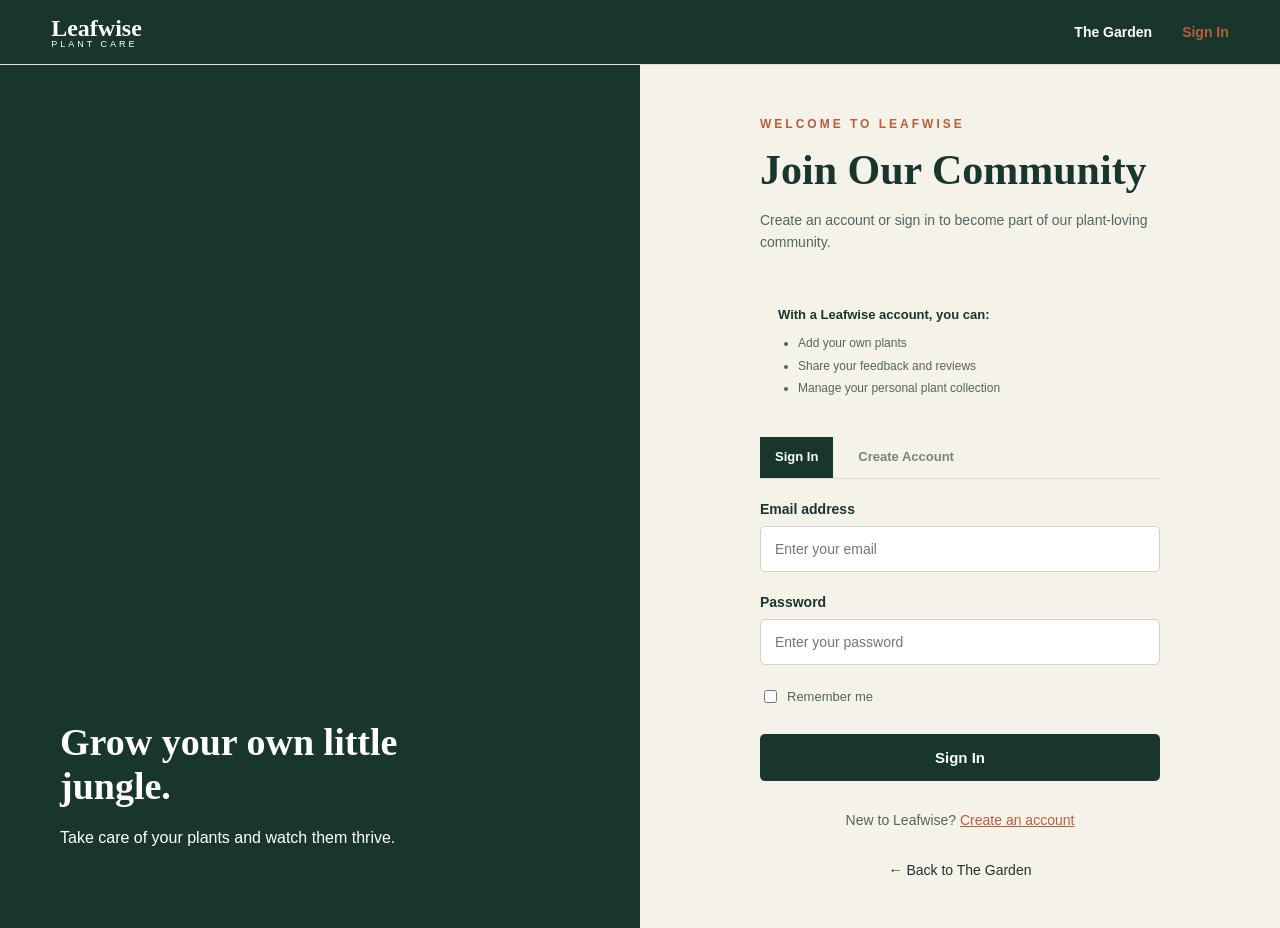
<file: sign-in.html>
<!DOCTYPE html>
<html lang="en">
<head>
    <meta charset="UTF-8">
    <meta name="viewport" content="width=device-width, initial-scale=1.0">
    <title>Sign In | Leafwise</title>
    <link rel="stylesheet" href="css/style.css">
    <link rel="stylesheet" href="css/style2.css">
</head>
<body>

    <header class="navbar">
        <a href="index.html" class="logo">
            <span>Leafwise</span>
            <small>PLANT CARE</small>
        </a>

        <nav class="nav-links">
            <a href="index.html">The Garden</a>
            <a href="sign-in.html" class="active">Sign In</a>
        </nav>
    </header>

    <main class="sign-in-page">

        <div class="sign-in-image">
            <div class="image-text">
                <h2>Grow your own little jungle.</h2>
                <p>Take care of your plants and watch them thrive.</p>
            </div>
        </div>

        <div class="sign-in-container">

            <div class="sign-in-form">

                <span class="form-label">WELCOME TO LEAFWISE</span>

                <h1>Join Our Community</h1>

                <p class="sign-in-description">
                    Create an account or sign in to become part
                    of our plant-loving community.
                </p>

                <div class="account-benefits">
                    <p>With a Leafwise account, you can:</p>
                    <ul>
                        <li>Add your own plants</li>
                        <li>Share your feedback and reviews</li>
                        <li>Manage your personal plant collection</li>
                    </ul>
                </div>

                <input type="radio" name="account-tab" id="login-tab" checked>
                <input type="radio" name="account-tab" id="register-tab">

                <div class="sign-in-tabs">
                    <label for="login-tab" class="tab-button login-label">
                        Sign In
                    </label>

                    <label for="register-tab" class="tab-button register-label">
                        Create Account
                    </label>
                </div>

                <form id="login-form" class="account-form">

                    <div class="sign-in-group">
                        <label for="email">Email address</label>
                        <input
                            type="email"
                            id="email"
                            name="email"
                            placeholder="Enter your email"
                            required
                            maxlength="100"
                        >
                    </div>

                    <div class="sign-in-group">
                        <label for="password">Password</label>
                        <input
                            type="password"
                            id="password"
                            name="password"
                            placeholder="Enter your password"
                            required
                            minlength="8"
                            maxlength="30"
                            pattern="(?=.*[A-Za-z])(?=.*[0-9]).{8,30}"
                            title="Password must contain at least 8 characters, including a letter and a number."
                        >
                    </div>

                    <div class="sign-in-options">
                        <label class="remember-me">
                            <input type="checkbox" name="remember">
                            Remember me
                        </label>
                    </div>

                    <button type="submit" class="sign-in-submit">
                        Sign In
                    </button>

                    <p class="create-account">
                        New to Leafwise?
                        <label for="register-tab">
                            Create an account
                        </label>
                    </p>

                </form>

                <form id="register-form" class="account-form">

                    <div class="sign-in-group">
                        <label for="register-name">Your name</label>
                        <input
                            type="text"
                            id="register-name"
                            name="name"
                            placeholder="Enter your name"
                            required
                            minlength="2"
                            maxlength="40"
                            pattern="[A-Za-zА-Яа-яІіЇїЄєҐґ'’ -]{2,40}"
                            title="Name must contain 2–40 letters."
                        >
                    </div>

                    <div class="sign-in-group">
                        <label for="register-email">Email address</label>
                        <input
                            type="email"
                            id="register-email"
                            name="email"
                            placeholder="Enter your email"
                            required
                            maxlength="100"
                        >
                    </div>

                    <div class="sign-in-group">
                        <label for="register-password">Password</label>
                        <input
                            type="password"
                            id="register-password"
                            name="password"
                            placeholder="Create a password"
                            required
                            minlength="8"
                            maxlength="30"
                            pattern="(?=.*[A-Za-z])(?=.*[0-9]).{8,30}"
                            title="Password must contain at least 8 characters, including a letter and a number."
                        >
                    </div>

                    <button type="submit" class="sign-in-submit">
                        Create Account
                    </button>

                    <p class="create-account">
                        Already have an account?
                        <label for="login-tab">
                            Sign In
                        </label>
                    </p>

                </form>

                <a href="index.html" class="back-home">
                    ← Back to The Garden
                </a>

            </div>

        </div>

    </main>

</body>
</html>
</file>
<file: css/style.css>
:root {
    --color-bg: #f5f2ea;
    --color-dark: #19362c;
    --color-accent: #b95e3c;
    --color-accent-hover: #95472d;
    --color-white: #ffffff;
    --color-light: #fffdf8;
    --color-text: #52665c;
    --color-muted: #78847b;
    --color-description: #697c75;
    --color-border: #e2ddd3;
    --color-border-light: #e7e2d8;
    --color-input-border: #d9ddd4;
    --color-placeholder: #8b9a98;
    --font-main: Arial, sans-serif;
    --font-heading: Georgia, serif;
    --font-size-small: 8px;
    --font-size-xs: 10px;
    --font-size-sm: 11px;
    --font-size-normal: 14px;
    --font-size-medium: 18px;
    --font-size-large: 22px;
    --font-size-title: 38px;
    --radius-small: 4px;
    --radius-normal: 5px;
    --radius-medium: 6px;
    --radius-large: 9px;
    --radius-form: 11px;
    --spacing-xs: 5px;
    --spacing-sm: 10px;
    --spacing-md: 15px;
    --spacing-lg: 20px;
    --spacing-xl: 25px;
    --spacing-2xl: 35px;
    --transition-fast: 0.2s;
    --transition-normal: 0.3s;
    --transition-slow: 0.4s;
    --container-width: 1024px;
    --navbar-height: 65px;
}
*{
    box-sizing: border-box;
}

html {
    scroll-behavior: smooth;
    scroll-padding-top: 85px;
}

body {
    margin: 0;
    background: var(--color-bg);
    color: var(--color-dark);
    font-family: var(--font-main);
    font-size: var(--font-size-normal);
}

a {
    color: inherit;
    text-decoration: none;
}

button,
input,
select,
textarea {
    font-family: inherit;
}

.navbar {
    position: sticky;
    top: 0;
    z-index: 1000;
    min-height: var(--navbar-height);
    padding: 12px clamp(15px, 4vw, 35px);
    display: flex;
    justify-content: space-between;
    align-items: center;
    flex-wrap: wrap;
    gap: 12px;
    background: var(--color-bg);
    border-bottom: 1px solid var(--color-border-light);
}

.logo {
    display: flex;
    flex-direction: column;
    color: var(--color-dark);
    line-height: 1;
}

.logo span {
    font-family: var(--font-heading);
    font-size: 27px;
    font-weight: bold;
}

.logo b {
    margin-top: 4px;
    font-size: var(--font-size-small);
    letter-spacing: 2px;
}

.nav-links {
    display: flex;
    align-items: center;
    flex-wrap: wrap;
    gap: clamp(10px, 2vw, 25px);
    font-size: 12px;
    font-weight: bold;
}

.nav-links a {
    transition: color var(--transition-fast);
}

.add-button,
.dropdown-button,
.sign-in-link {
    display: flex;
    align-items: center;
    justify-content: center;
    gap: 7px;
    padding: 10px 17px;
    border: 1px solid var(--color-accent);
    border-radius: var(--radius-normal);
    background: var(--color-accent);
    color: var(--color-white);
    font-family: var(--font-main);
    font-size: 12px;
    font-weight: bold;
    text-decoration: none;
    cursor: pointer;
    transition: background var(--transition-normal), color var(--transition-normal);
}

.add-button:hover,
.dropdown-button:hover,
.sign-in-link:hover {
    background: var(--color-accent-hover);
    border-color: var(--color-accent-hover);
    color: var(--color-white);
}

.dropdown {
    position: relative;
}

.dropdown-button {
    list-style: none;
}

.dropdown-button::-webkit-details-marker {
    display: none;
}

.arrow {
    font-size: 10px;
    transition: transform 0.3s;
}

.dropdown:hover .arrow,
.dropdown:focus-within .arrow,
.dropdown[open] .arrow {
    transform: rotate(180deg);
}

.submenu {
    display: none;
    position: absolute;
    top: calc(100% + 5px);
    left: 0;
    min-width: 190px;
    padding: 8px 0;
    background: var(--color-light);
    border: 1px solid var(--color-border);
    border-radius: var(--radius-large);
    box-shadow: 0 5px 15px rgba(0, 0, 0, 0.12);
    z-index: 1001;
}

.submenu a {
    display: block;
    padding: 11px 15px;
    color: var(--color-dark);
    white-space: nowrap;
}

.submenu a:hover {
    background: var(--color-border-light);
    color: var(--color-accent);
}

.dropdown:hover .submenu,
.dropdown:focus-within .submenu,
.dropdown[open] .submenu {
    display: block;
}

.hero {
    min-height: 580px;
    padding: clamp(25px, 5vw, 50px);
    display: flex;
    align-items: center;
}

.hero-content {
    width: 100%;
    max-width: var(--container-width);
    margin: 0 auto;
    display: grid;
    grid-template-columns: repeat(2, minmax(0, 1fr));
    align-items: center;
    gap: clamp(20px, 4vw, 45px);
}

.hero-text {
    min-width: 0;
}

.small-title {
    margin: 0 0 var(--spacing-xl);
    color: var(--color-accent);
    font-size: 13px;
    font-weight: bold;
    letter-spacing: 2px;
    text-transform: uppercase;
}

.hero h1,
.add-plant-content h1 {
    margin: 0 0 var(--spacing-xl);
    color: var(--color-dark);
    font-family: var(--font-heading);
    font-size: clamp(38px, 6.5vw, 100px);
    font-weight: bold;
    line-height: 0.95;
}

.hero h1 span {
    color: var(--color-dark);
}

.hero img {
    display: block;
    width: 100%;
    height: clamp(250px, 42vw, 510px);
    object-fit: cover;
    border-radius: var(--radius-large);
}

.hero .description {
    max-width: 620px;
    margin: 0 0 28px;
    color: var(--color-description);
    font-size: clamp(15px, 1.8vw, 19px);
    line-height: 1.7;
}

.main-button {
    padding: 14px 21px;
    border: none;
    border-radius: var(--radius-medium);
    background: var(--color-accent);
    color: var(--color-white);
    font-size: var(--font-size-normal);
    font-weight: bold;
    cursor: pointer;
    transition: background var(--transition-normal);
}

.main-button:hover {
    background: var(--color-accent-hover);
}

.main-button span {
    margin-left: 8px;
}

.event-promo {
    display: flex;
    justify-content: space-between;
    align-items: center;
    gap: 50px;
    padding: 80px 10%;
    background-color: #e9e5d9;
}

.event-promo-content {
    flex: 1;
    max-width: 500px;
}

.event-promo-content .small-title {
    color: var(--color-accent);
    letter-spacing: 3px;
    font-size: 12px;
    font-weight: bold;
}

.event-promo-content h2 {
    margin: 20px 0;
    color: var(--color-dark);
    font-family: Georgia, serif;
    font-size: clamp(40px, 5vw, 65px);
    line-height: 1.1;
}

.event-promo-content h2 span {
    color: var(--color-accent);
    font-style: italic;
}

.event-promo-content > p:not(.small-title) {
    max-width: 430px;
    margin-bottom: 25px;
    color: #62675f;
    line-height: 1.8;
}

.event-promo-details {
    display: flex;
    flex-wrap: wrap;
    gap: 20px;
    margin-bottom: 30px;
    color: var(--color-dark);
    font-size: 13px;
    font-weight: bold;
}

.event-promo-button {
    display: inline-block;
    padding: 15px 25px;
    background-color: var(--color-accent);
    color: var(--color-white);
    text-decoration: none;
    transition: background-color 0.3s, transform 0.3s;
}

.event-promo-button:hover {
    background-color: var(--color-accent-hover);
    transform: translateY(-3px);
}

.event-promo-button span {
    margin-left: 15px;
}

.event-promo-image {
    position: relative;
    flex: 1;
    max-width: 430px;
    height: 420px;
}

.event-promo-image img {
    width: 100%;
    height: 100%;
    object-fit: cover;
}

.event-promo-label {
    position: absolute;
    right: -20px;
    bottom: 25px;
    padding: 25px 30px;
    background-color: var(--color-dark);
    color: var(--color-white);
}

.event-promo-label span {
    display: block;
    margin-bottom: 10px;
    color: #d9b69e;
    font-size: 10px;
    letter-spacing: 3px;
}

.event-promo-label strong {
    font-family: Georgia, serif;
    font-size: 22px;
    font-weight: normal;
}

.garden {
    padding: 60px clamp(15px, 4vw, 35px);
    background: var(--color-bg);
}

.garden-heading {
    max-width: 700px;
    margin: 0 auto 35px;
    text-align: center;
}

.garden-heading h2 {
    margin: 0 0 15px;
    color: var(--color-dark);
    font-family: var(--font-heading);
    font-size: clamp(32px, 4vw, 45px);
    font-weight: normal;
}

.garden-heading > p:last-child {
    color: var(--color-description);
    line-height: 1.7;
}

.garden-controls {
    display: flex;
    justify-content: space-between;
    align-items: center;
    flex-wrap: wrap;
    gap: 20px;
    margin-bottom: 20px;
}

#plantSearch {
    width: 280px;
    max-width: 100%;
    padding: 12px 16px;
    border: 1px solid var(--color-border);
    border-radius: var(--radius-normal);
    background: var(--color-light);
    color: var(--color-dark);
    font-size: 12px;
    outline: none;
    transition: border-color 0.3s, box-shadow 0.4s;
}

#plantSearch:hover,
#plantSearch:focus {
    border-color: var(--color-accent);
    box-shadow: 0 0 0 3px rgba(185, 94, 60, 0.12);
}

#plantSearch::placeholder {
    color: var(--color-placeholder);
}

.filters {
    display: flex;
    justify-content: flex-end;
    flex-wrap: wrap;
    gap: 8px;
    margin: 0;
}

.filter-btn {
    padding: 8px 13px;
    border: 1px solid var(--color-border);
    border-radius: var(--radius-normal);
    background: transparent;
    color: var(--color-text);
    font-size: var(--font-size-sm);
    cursor: pointer;
    transition: all var(--transition-fast);
}

.filter-btn:hover {
    border-color: var(--color-dark);
}

.filter-btn.active {
    background: var(--color-dark);
    border-color: var(--color-dark);
    color: var(--color-white);
}

.garden-description {
    margin: 0 0 20px;
    color: var(--color-muted);
    font-size: 12px;
}

.plant-grid {
    display: flex;
    flex-wrap: wrap;
    margin-top: 0;
}

.plant {
    min-width: 0;
    margin: 0;
    color: var(--color-dark);
}

.plant[hidden] {
    display: none;
}

.plant .card {
    height: 100%;
    overflow: hidden;
    border: 1px solid var(--color-border);
    border-radius: var(--radius-large);
    background: var(--color-light);
    box-shadow: 0 4px 12px rgba(25, 54, 44, 0.06) !important;
    transition: transform 0.3s, box-shadow 0.3s;
}

.plant:hover .card {
    transform: translateY(-7px);
    box-shadow: 0 12px 25px rgba(25, 54, 44, 0.12) !important;
}

.plant img {
    display: block;
    width: 100%;
    height: 280px;
    object-fit: cover;
    transition: transform 0.5s;
}

.plant:hover img {
    transform: scale(1.04);
}

.plant-info {
    padding: 22px;
    background: var(--color-light);
    color: var(--color-dark);
}

.plant-info h2 {
    margin: 0 0 12px;
    color: var(--color-dark);
    font-family: var(--font-heading);
    font-size: 22px;
    font-weight: normal;
}

.plant-info p {
    margin: 0 0 15px;
    color: var(--color-description);
    font-size: 13px;
    line-height: 1.7;
}

.plant-info .plant-difficulty {
    margin-top: auto;
    color: var(--color-dark);
    font-size: 12px;
}

.plant-info .plant-difficulty strong {
    color: var(--color-accent);
}

.plant-button {
    display: inline-block;
    margin-top: 7px;
    padding: 10px 15px;
    border: 1px solid var(--color-accent);
    border-radius: var(--radius-normal);
    background: transparent;
    color: var(--color-accent);
    font-size: 12px;
    font-weight: bold;
    transition: background 0.3s, color 0.3s;
}

.plant-button:hover {
    border-color: var(--color-accent);
    background: var(--color-accent);
    color: var(--color-white);
}

#noResults {
    display: block;
    color: var(--color-accent);
    font-size: var(--font-size-normal);
}

#noResults[hidden] {
    display: none;
}

.add-plant {
    width: 100%;
    min-height: 100vh;
    padding: clamp(25px, 5vw, 50px) clamp(15px, 4vw, 35px);
    display: grid;
    grid-template-columns: repeat(2, minmax(0, 1fr));
    align-items: start;
    gap: clamp(25px, 5vw, 60px);
    background: var(--color-dark);
    color: var(--color-bg);
}

.add-plant-content {
    width: 100%;
    max-width: 500px;
    margin: 0 auto;
    padding-top: 35px;
}

.add-plant-content .small-title {
    margin-bottom: 24px;
    color: var(--color-accent);
    font-size: 15px;
    letter-spacing: 2px;
}

.add-plant-content h1 {
    color: var(--color-bg);
}

.add-plant-content h1 span {
    color: #cda99b;
}

.add-plant-content .description {
    max-width: 450px;
    color: var(--color-light);
    font-size: 16px;
    line-height: 1.7;
}

.add-plant-form {
    width: 100%;
    max-width: 600px;
    margin: 0 auto;
    padding: clamp(18px, 3vw, 30px);
    border-radius: var(--radius-form);
    background: var(--color-light);
    color: var(--color-dark);
}

.add-plant-form h2 {
    margin: 0 0 10px;
    font-family: var(--font-heading);
    font-size: 28px;
    font-weight: normal;
}

.form-description {
    margin-bottom: 25px;
    color: var(--color-muted);
    font-size: 13px;
}

.add-form-row {
    display: grid;
    grid-template-columns: repeat(2, minmax(0, 1fr));
    gap: 18px;
}

.add-form-group {
    min-width: 0;
    margin-bottom: 18px;
}

.add-form-group label {
    display: block;
    margin-bottom: 8px;
    color: var(--color-dark);
    font-size: 12px;
    font-weight: bold;
}

.add-form-group input,
.add-form-group select,
.add-form-group textarea {
    width: 100%;
    min-width: 0;
    padding: 12px;
    border: 1px solid var(--color-input-border);
    border-radius: var(--radius-small);
    background: var(--color-white);
    color: var(--color-dark);
    font-size: 13px;
    outline: none;
    transition: border-color 0.3s, box-shadow 0.3s;
}

.add-form-group input:focus,
.add-form-group select:focus,
.add-form-group textarea:focus {
    border-color: var(--color-accent);
    box-shadow: 0 0 0 3px rgba(185, 94, 60, 0.12);
}

.add-form-group textarea {
    resize: vertical;
}

.add-form-group input[type="file"] {
    padding: 10px;
}

#photoPreview {
    display: block;
    width: 100%;
    max-width: 200px;
    max-height: 200px;
    margin-top: 12px;
    border-radius: var(--radius-normal);
    object-fit: cover;
}

#photoPreview[hidden] {
    display: none;
}

.submit-plant {
    width: 100%;
    padding: 14px;
    border: none;
    border-radius: var(--radius-form);
    background: #cda99b;
    color: var(--color-dark);
    font-size: var(--font-size-medium);
    font-weight: bold;
    cursor: pointer;
    transition: background var(--transition-normal);
}

.submit-plant:hover {
    background: var(--color-accent);
    color: var(--color-white);
}

.reviews {
    padding: 60px 35px;
    background: var(--color-bg);
}

.reviews-heading {
    max-width: 700px;
    margin: 0 auto 35px;
    text-align: center;
}

.reviews-heading h2,
.review-form-heading h2 {
    color: var(--color-dark);
    font-family: var(--font-heading);
    font-size: 35px;
    font-weight: normal;
}

.reviews-heading > p:last-child {
    color: var(--color-description);
    line-height: 1.6;
}

.reviews-grid {
    display: flex;
    gap: 20px;
    max-width: 1000px;
    margin: 0 auto 50px;
    padding: 15px 5px 25px;
    overflow-x: auto;
    scroll-snap-type: x mandatory;
    scroll-behavior: smooth;
}

.reviews-grid::-webkit-scrollbar {
    height: 7px;
}

.reviews-grid::-webkit-scrollbar-thumb {
    background: var(--color-accent);
    border-radius: 10px;
}

.reviews-grid::-webkit-scrollbar-track {
    background: var(--color-border);
    border-radius: 10px;
}

.review-card {
    flex: 0 0 300px;
    min-height: 130px;
    padding: 22px;
    border: 1px solid var(--color-border);
    border-radius: var(--radius-large);
    background: var(--color-light);
    box-shadow: 0 4px 12px rgba(25, 54, 44, 0.06);
    cursor: pointer;
    scroll-snap-align: start;
    transition: transform 0.3s, box-shadow 0.3s;
}

.review-card:hover {
    transform: translateY(-5px);
    box-shadow: 0 10px 22px rgba(25, 54, 44, 0.12);
}

.review-card summary {
    list-style: none;
    cursor: pointer;
}

.review-card summary::-webkit-details-marker {
    display: none;
}

.review-author {
    display: flex;
    align-items: center;
    gap: 13px;
}

.review-avatar {
    width: 45px;
    height: 45px;
    display: flex;
    justify-content: center;
    align-items: center;
    flex-shrink: 0;
    border-radius: 50%;
    background: var(--color-dark);
    color: var(--color-white);
    font-family: var(--font-heading);
    font-size: 20px;
}

.review-author h3 {
    margin: 0 0 6px;
    color: var(--color-dark);
    font-family: var(--font-heading);
    font-size: 17px;
}

.review-author span {
    color: var(--color-accent);
    font-size: 13px;
    letter-spacing: 1px;
}

.review-text {
    margin: 20px 0 0;
    padding-top: 15px;
    border-top: 1px solid var(--color-border);
    color: var(--color-description);
    font-size: 14px;
    line-height: 1.7;
    animation: reviewAppear 0.4s ease;
}

@keyframes reviewAppear {
    from {
        opacity: 0;
        transform: translateY(-8px);
    }

    to {
        opacity: 1;
        transform: translateY(0);
    }
}

.review-card[open] {
    border-color: var(--color-accent);
}

.review-form-container {
    max-width: 600px;
    margin: 0 auto;
    padding: 30px;
    border-radius: var(--radius-form);
    background: var(--color-light);
}

.review-form-heading {
    margin-bottom: 25px;
    text-align: center;
}

.review-form-heading p:last-child {
    color: var(--color-muted);
}

.review-form .form-group {
    margin-bottom: 18px;
}

.review-form label {
    display: block;
    margin-bottom: 8px;
    color: var(--color-dark);
    font-size: 13px;
    font-weight: bold;
}

.review-form input,
.review-form textarea {
    width: 100%;
    padding: 12px;
    border: 1px solid var(--color-input-border);
    border-radius: var(--radius-small);
    background: var(--color-white);
    font-size: 13px;
}

.review-form input:focus,
.review-form textarea:focus {
    outline: none;
    border-color: var(--color-accent);
    box-shadow: 0 0 0 3px rgba(185, 94, 60, 0.12);
}

.review-form textarea {
    resize: vertical;
}

.rating {
    display: flex;
    flex-direction: row-reverse;
    justify-content: flex-end;
    gap: 5px;
}

.rating input {
    display: none;
}

.rating label {
    color: var(--color-border);
    font-size: 27px;
    cursor: pointer;
}

.rating label:hover,
.rating label:hover ~ label,
.rating input:checked ~ label {
    color: var(--color-accent);
}

.submit-review {
    width: 100%;
    padding: 13px;
    border: none;
    border-radius: var(--radius-normal);
    background: var(--color-accent);
    color: var(--color-white);
    font-weight: bold;
    cursor: pointer;
    transition: background 0.3s;
}

.submit-review:hover {
    background: var(--color-accent-hover);
}

.add-plant-form input:focus,
.add-plant-form select:focus,
.add-plant-form textarea:focus {
    outline: none;
    border-color: var(--color-accent);
    box-shadow: 0 0 0 3px rgba(185, 94, 60, 0.15);
}

.add-plant-form input:not(:placeholder-shown):invalid,
.add-plant-form textarea:not(:placeholder-shown):invalid {
    border: 2px solid #dc3545;
}

.add-plant-form input:not(:placeholder-shown):valid,
.add-plant-form textarea:not(:placeholder-shown):valid {
    border: 2px solid #198754;
}

.add-plant-form select:required:invalid {
    border: 2px solid #dc3545;
}

.add-plant-form select:required:valid {
    border: 2px solid #198754;
}

.add-plant-form input:focus:invalid,
.add-plant-form textarea:focus:invalid,
.add-plant-form select:focus:invalid {
    border-color: #dc3545;
    box-shadow: 0 0 0 3px rgba(220, 53, 69, 0.15);
}

.back-to-top {
    position: fixed;
    left: 25px;
    bottom: 25px;
    z-index: 1000;
    width: 45px;
    height: 45px;
    display: flex;
    justify-content: center;
    align-items: center;
    border: 1px solid var(--color-accent);
    border-radius: 50%;
    background: var(--color-accent);
    color: var(--color-white);
    font-size: 25px;
    cursor: pointer;
    transition: background 0.3s, transform 0.3s;
}

.back-to-top:hover {
    background: var(--color-accent-hover);
    transform: translateY(-4px);
}

footer {
    padding: 22px clamp(15px, 4vw, 35px);
    border-top: 1px solid var(--color-border);
    background: var(--color-bg);
    color: var(--color-muted);
    font-size: 12px;
    text-align: center;
}

footer p {
    margin: 0;
}

@media (max-width: 900px) {
    .hero-content {
        grid-template-columns: 1fr 1fr;
        gap: 20px;
    }

    .plant img {
        height: 260px;
    }

    .add-plant {
        grid-template-columns: 1fr;
    }

    .add-plant-content {
        padding-top: 0;
    }

    .event-promo {
        gap: 30px;
        padding: 60px 6%;
    }
}

@media (max-width: 600px) {
    .navbar {
        justify-content: center;
        text-align: center;
    }

    .nav-links {
        justify-content: center;
        width: 100%;
    }

    .hero {
        min-height: auto;
        padding: 35px 18px;
    }

    .hero-content {
        grid-template-columns: 1fr;
    }

    .hero h1 {
        font-size: 48px;
    }

    .hero img {
        height: 300px;
    }

    .garden {
        padding: 40px 15px;
    }

    .garden-controls {
        align-items: stretch;
    }

    #plantSearch {
        width: 100%;
    }

    .filters {
        justify-content: flex-start;
    }

    .plant img {
        height: 280px;
    }

    .add-plant {
        grid-template-columns: 1fr;
        padding: 30px 15px;
    }

    .add-form-row {
        grid-template-columns: 1fr;
        gap: 0;
    }

    .add-plant-form {
        padding: 18px;
    }

    .reviews {
        padding: 40px 15px;
    }

    .review-form-container {
        padding: 20px;
    }

    .event-promo {
        flex-direction: column;
        align-items: stretch;
        padding: 45px 7%;
        gap: 35px;
    }

    .event-promo-image {
        width: 100%;
        max-width: none;
        height: 320px;
    }

    .event-promo-label {
        right: 10px;
    }

    .back-to-top {
        left: 15px;
        bottom: 15px;
        width: 40px;
        height: 40px;
        font-size: 22px;
    }
}

@media (max-width: 380px) {
    .logo span {
        font-size: 23px;
    }

    .plant img {
        height: 230px;
    }

    .review-card {
        flex-basis: 260px;
    }
}


#menu-toggle {
    position: absolute;
    width: 1px;
    height: 1px;
    opacity: 0;
}

.menu-icon {
    display: none;
}

@media (max-width: 600px) {
    .navbar {
        justify-content: space-between;
        text-align: left;
        position: sticky;
    }

    .menu-icon {
        width: 35px;
        height: 30px;
        display: flex;
        flex-direction: column;
        justify-content: space-between;
        padding: 4px;
        cursor: pointer;
        z-index: 1002;
    }

    .menu-icon span {
        width: 100%;
        height: 3px;
        background: var(--color-dark);
        border-radius: 3px;
        transition: 0.3s;
    }

    .nav-links {
        position: absolute;
        top: 100%;
        left: 0;
        width: 100%;
        display: none;
        flex-direction: column;
        align-items: stretch;
        gap: 12px;
        padding: 20px;
        background: var(--color-bg);
        border-bottom: 1px solid var(--color-border);
        box-shadow: 0 8px 15px rgba(0, 0, 0, 0.08);
    }

    #menu-toggle:checked ~ .nav-links {
        display: flex;
    }

    .nav-links .dropdown,
    .nav-links .add-button,
    .nav-links .sign-in-link {
        width: 100%;
    }

    .nav-links .dropdown-button,
    .nav-links .add-button,
    .nav-links .sign-in-link {
        justify-content: center;
        width: 100%;
    }

    .submenu {
        position: static;
        width: 100%;
        margin-top: 5px;
        box-shadow: none;
    }

    #menu-toggle:checked + .menu-icon span:nth-child(1) {
        transform: translateY(9px) rotate(45deg);
    }

    #menu-toggle:checked + .menu-icon span:nth-child(2) {
        opacity: 0;
    }

    #menu-toggle:checked + .menu-icon span:nth-child(3) {
        transform: translateY(-9px) rotate(-45deg);
    }
}
</file>
<file: css/style1.css>
:root {
    --font: Arial, sans-serif;
    --font-heading: Georgia, serif;
    --colour-pale: #f5f2ea;
    --colour-dark: #19362c;
    --colour-accent: #b95e3c;
    --colour-accent-hover: #95472d;
    --colour-white: #ffffff;
    --colour-card: #fffefa;
    --colour-muted: #78847b;
    --colour-text: #59685f;
    --colour-description: #697c75;
    --colour-border: #e5e0d5;
    --colour-border-light: #e8e3d9;
    --colour-info-bg: #f3f0e8;
    --colour-input-bg: #faf8f2;
    --colour-difficulty-bg: #e3eee5;
    --colour-difficulty-text: #426b4d;
    --font-xs: 9px;
    --font-sm: 10px;
    --font-normal: 13px;
    --font-medium: 14px;
    --font-large: 17px;
    --font-title: 25px;
    --spacing-xs: 5px;
    --spacing-sm: 10px;
    --spacing-md: 15px;
    --spacing-lg: 20px;
    --spacing-xl: 25px;
    --spacing-2xl: 35px;
    --radius-sm: 6px;
    --radius-md: 7px;
    --radius-lg: 10px;
    --radius-round: 20px;
    --transition: 0.3s;
    --content-width: 850px;
    --navbar-height: 70px;
}

* {
    box-sizing: border-box;
}

html {
    scroll-behavior: smooth;
    scroll-padding-top: 85px;
}

body {
    margin: 0;
    background: var(--colour-pale);
    color: var(--colour-dark);
    font-family: var(--font);
}

.navbar {
    position: relative;
    display: flex;
    justify-content: space-between;
    align-items: center;
    flex-direction: row;
    flex-wrap: nowrap;
    min-height: var(--navbar-height);
    padding: 12px 30px;
    background: var(--colour-pale);
    border-bottom: 1px solid var(--colour-border);
}

.logo {
    display: flex;
    flex-direction: column;
    flex-shrink: 0;
    color: var(--colour-dark);
    text-decoration: none;
    font-family: var(--font-heading);
    font-size: 23px;
    font-weight: bold;
}

.logo b {
    font-family: var(--font);
    font-size: var(--font-sm);
    letter-spacing: 2px;
}

.nav-links {
    display: flex;
    align-items: center;
    flex-direction: row;
    justify-content: flex-end;
    gap: 10px;
    margin-left: auto;
}

.nav-links a {
    text-decoration: none;
    font-size: var(--font-normal);
    font-weight: bold;
    transition: all var(--transition);
}

.nav-links > a:not(.add-button) {
    padding: 11px 16px;
    border: 1px solid var(--colour-dark);
    border-radius: var(--radius-sm);
    background: transparent;
    color: var(--colour-dark);
}

.nav-links > a:not(.add-button):hover {
    background: var(--colour-dark);
    color: var(--colour-white);
    transform: translateY(-2px);
}

.dropdown {
    position: relative;
}

.dropdown-button {
    display: flex;
    align-items: center;
    justify-content: center;
    gap: 8px;
    padding: 11px 16px;
    border: 1px solid var(--colour-dark);
    border-radius: var(--radius-sm);
    background: var(--colour-dark);
    color: var(--colour-white);
    font-family: var(--font);
    font-size: var(--font-normal);
    font-weight: bold;
    cursor: pointer;
    list-style: none;
    transition: all var(--transition);
}

.dropdown-button::-webkit-details-marker {
    display: none;
}

.dropdown-button:hover {
    background: #294c3d;
    border-color: #294c3d;
    transform: translateY(-2px);
}

.arrow {
    font-size: 10px;
    transition: transform var(--transition);
}

.dropdown[open] .arrow {
    transform: rotate(180deg);
}

.nav-links .add-button {
    display: flex;
    align-items: center;
    justify-content: center;
    padding: 11px 17px;
    border: 1px solid var(--colour-accent);
    border-radius: var(--radius-sm);
    background: var(--colour-accent);
    color: var(--colour-white);
    font-size: var(--font-normal);
    font-weight: bold;
    transition: all var(--transition);
}

.nav-links .add-button:hover {
    background: var(--colour-accent-hover);
    border-color: var(--colour-accent-hover);
    color: var(--colour-white);
    transform: translateY(-2px);
}

.submenu {
    display: none;
    position: absolute;
    top: calc(100% + 7px);
    left: 0;
    min-width: 190px;
    padding: 8px 0;
    background: var(--colour-card);
    border: 1px solid var(--colour-border);
    border-radius: var(--radius-md);
    box-shadow: 0 8px 20px rgba(25, 54, 44, 0.12);
    z-index: 1001;
}

.dropdown[open] .submenu {
    display: block;
}

.submenu a {
    display: block;
    padding: 11px 15px;
    color: var(--colour-dark);
    font-size: var(--font-normal);
    white-space: nowrap;
}

.submenu a:hover {
    background: var(--colour-info-bg);
    color: var(--colour-accent);
}

#menu-toggle {
    position: absolute;
    width: 1px;
    height: 1px;
    opacity: 0;
}

.menu-icon {
    display: none;
}

.plant-detail {
    max-width: var(--content-width);
    margin: 45px auto;
    overflow: hidden;
    border-radius: var(--radius-lg);
    background: var(--colour-card);
    box-shadow: 0 8px 30px rgba(25, 54, 44, 0.07);
}

.plant-hero {
    width: 100%;
    height: 350px;
    overflow: hidden;
}

.plant-hero img {
    display: block;
    width: 100%;
    height: 100%;
    object-fit: cover;
}

.plant-content {
    padding: var(--spacing-2xl) 45px;
}

.plant-heading {
    display: flex;
    justify-content: space-between;
    align-items: flex-start;
    gap: 15px;
    margin-bottom: 30px;
}

.difficulty {
    display: inline-block;
    padding: var(--spacing-xs) var(--spacing-sm);
    border-radius: var(--radius-round);
    background: var(--colour-difficulty-bg);
    color: var(--colour-difficulty-text);
    font-size: var(--font-sm);
    font-weight: bold;
}

.plant-heading h1 {
    margin: var(--spacing-sm) 0 3px;
    color: var(--colour-dark);
    font-family: var(--font-heading);
    font-size: 48px;
}

.scientific-name {
    margin: 0;
    color: var(--colour-muted);
    font-family: var(--font-heading);
    font-style: italic;
    font-size: var(--font-medium);
}

.toxicity {
    padding: 7px 12px;
    border: 1px solid var(--colour-border);
    border-radius: var(--radius-round);
    color: var(--colour-muted);
    font-size: var(--font-normal);
}

.plant-information {
    display: grid;
    grid-template-columns: repeat(4, minmax(0, 1fr));
    gap: var(--spacing-md);
    margin-bottom: var(--spacing-xl);
    padding: var(--spacing-lg);
    border-radius: var(--radius-sm);
    background: var(--colour-info-bg);
}

.plant-information span {
    display: block;
    margin-bottom: 8px;
    color: var(--colour-muted);
    font-size: var(--font-sm);
    font-weight: bold;
    letter-spacing: 1px;
}

.plant-information p {
    margin: 0;
    color: var(--colour-dark);
    font-size: var(--font-normal);
}

.plant-description {
    margin-bottom: var(--spacing-2xl);
    color: var(--colour-text);
    font-size: var(--font-medium);
    line-height: 1.9;
}

.care-section,
.tips-section,
.community-section {
    margin-top: var(--spacing-xl);
    padding-top: var(--spacing-xl);
    border-top: 1px solid var(--colour-border-light);
}

.plant-content h2 {
    margin: 0 0 22px;
    color: var(--colour-dark);
    font-family: var(--font-heading);
    font-size: var(--font-title);
}

.care-item {
    margin-bottom: 22px;
}

.care-item h3 {
    margin-bottom: 7px;
    font-family: var(--font-heading);
    font-size: var(--font-large);
}

.care-item p {
    margin: 0;
    color: var(--colour-description);
    font-size: var(--font-medium);
    line-height: 1.8;
}

.tips-section ul {
    padding-left: var(--spacing-lg);
}

.tips-section li {
    padding-left: var(--spacing-xs);
    color: var(--colour-text);
    font-size: var(--font-medium);
    line-height: 2.2;
}

.community-section > p {
    margin-bottom: var(--spacing-lg);
    color: var(--colour-description);
    font-size: var(--font-medium);
}

.question-form {
    display: flex;
    flex-direction: column;
    gap: 12px;
}

.question-form input,
.question-form textarea {
    width: 100%;
    padding: 14px;
    border: 1px solid var(--colour-border);
    border-radius: var(--radius-md);
    background: var(--colour-input-bg);
    color: var(--colour-dark);
    font-family: var(--font);
    font-size: var(--font-normal);
    outline: none;
    transition: border-color var(--transition);
}

.question-form input:focus,
.question-form textarea:focus {
    border-color: #788f7b;
}

.question-form textarea {
    resize: vertical;
}

.question-form button {
    align-self: flex-start;
    padding: 12px var(--spacing-lg);
    border: none;
    border-radius: var(--radius-sm);
    background: var(--colour-accent);
    color: var(--colour-white);
    font-size: var(--font-normal);
    font-weight: bold;
    cursor: pointer;
    transition: all var(--transition);
}

.question-form button:hover {
    background: var(--colour-accent-hover);
    transform: translateY(-2px);
}

.back-link {
    display: inline-block;
    margin-top: 30px;
    color: var(--colour-accent);
    text-decoration: none;
    font-size: var(--font-normal);
    font-weight: bold;
}

.back-link:hover {
    text-decoration: underline;
}

footer {
    padding: var(--spacing-xl);
    color: var(--colour-muted);
    font-size: 12px;
    text-align: center;
}

.back-to-top {
    position: fixed;
    right: 25px;
    bottom: 25px;
    z-index: 1000;
    width: 45px;
    height: 45px;
    border: 1px solid var(--colour-accent);
    border-radius: 50%;
    background: var(--colour-accent);
    color: var(--colour-white);
    font-size: 25px;
    cursor: pointer;
    transition: all var(--transition);
}

.back-to-top:hover {
    background: var(--colour-accent-hover);
    transform: translateY(-4px);
}

@media (max-width: 900px) {
    .plant-detail {
        margin: 30px 20px;
    }

    .plant-information {
        grid-template-columns: repeat(2, minmax(0, 1fr));
    }
}

@media (max-width: 600px) {
    .navbar {
        position: relative;
        justify-content: space-between;
        flex-wrap: wrap;
        padding: 14px 20px;
    }

    .menu-icon {
        width: 38px;
        height: 34px;
        display: flex;
        flex-direction: column;
        justify-content: center;
        gap: 7px;
        padding: 5px;
        cursor: pointer;
        z-index: 1002;
    }

    .menu-icon span {
        display: block;
        width: 100%;
        height: 3px;
        border-radius: 5px;
        background: var(--colour-dark);
        transition: transform var(--transition), opacity var(--transition);
    }

    #menu-toggle:checked + .menu-icon span:nth-child(1) {
        transform: translateY(10px) rotate(45deg);
    }

    #menu-toggle:checked + .menu-icon span:nth-child(2) {
        opacity: 0;
    }

    #menu-toggle:checked + .menu-icon span:nth-child(3) {
        transform: translateY(-10px) rotate(-45deg);
    }

    .nav-links {
        position: absolute;
        top: 100%;
        left: 0;
        width: 100%;
        display: none;
        flex-direction: column;
        align-items: stretch;
        gap: 12px;
        margin: 0;
        padding: 22px 20px;
        background: var(--colour-pale);
        border-bottom: 1px solid var(--colour-border);
        box-shadow: 0 10px 20px rgba(25, 54, 44, 0.12);
        z-index: 1001;
    }

    #menu-toggle:checked ~ .nav-links {
        display: flex;
    }

    .dropdown {
        width: 100%;
    }

    .dropdown-button {
        width: 100%;
        justify-content: center;
        padding: 13px;
    }

    .nav-links .add-button,
    .nav-links > a:not(.add-button) {
        width: 100%;
        justify-content: center;
        text-align: center;
        padding: 13px;
    }

    .submenu {
        position: static;
        width: 100%;
        margin-top: 7px;
        box-shadow: none;
    }

    .submenu a {
        text-align: center;
    }

    .plant-detail {
        margin: 20px 12px;
    }

    .plant-hero {
        height: 250px;
    }

    .plant-content {
        padding: 25px 20px;
    }

    .plant-heading {
        flex-direction: column;
    }

    .plant-heading h1 {
        font-size: 36px;
    }

    .plant-information {
        grid-template-columns: repeat(2, minmax(0, 1fr));
        gap: 15px;
        padding: 15px;
    }

    .plant-content h2 {
        font-size: 23px;
    }

    .question-form button {
        width: 100%;
    }

    .back-to-top {
        right: 15px;
        bottom: 15px;
        width: 40px;
        height: 40px;
        font-size: 22px;
    }
}

@media (max-width: 380px) {
    .logo {
        font-size: 20px;
    }

    .plant-information {
        grid-template-columns: 1fr;
    }

    .plant-heading h1 {
        font-size: 31px;
    }
}
</file>
<file: css/style3.css>
* {
    box-sizing: border-box;
    margin: 0;
    padding: 0;
}

body {
    min-height: 100vh;
    display: flex;
    justify-content: center;
    align-items: center;
    flex-direction: column;
    gap: 35px;
    padding: 40px 20px;
    background-color: #f5f2ea;
    font-family: Arial, sans-serif;
    color: #19362c;
}

.envelope {
    position: relative;
    width: 340px;
    height: 220px;
    background-color: #d9cbb5;
    display: flex;
    justify-content: center;
    align-items: center;
    box-shadow: 0 10px 25px rgba(0, 0, 0, 0.12);
}

.envelope::before {
    content: "";
    position: absolute;
    top: 0;
    left: 0;
    border-left: 170px solid transparent;
    border-right: 170px solid transparent;
    border-top: 120px solid #c7b69c;
    z-index: 2;
}

.envelope::after {
    content: "";
    position: absolute;
    bottom: 0;
    left: 0;
    border-left: 170px solid #e5d8c4;
    border-right: 170px solid #e5d8c4;
    border-top: 110px solid transparent;
}

.seal {
    position: absolute;
    z-index: 3;
    top: 85px;
    width: 48px;
    height: 48px;
    border-radius: 50%;
    background-color: #b95e3c;
    color: white;
    display: flex;
    justify-content: center;
    align-items: center;
    font-family: Georgia, serif;
    font-size: 22px;
}

.invitation {
    width: 600px;
    max-width: 100%;
    padding: 55px 45px;
    background-color: #fffdf8;
    border: 1px solid #d9cbb5;
    text-align: center;
    box-shadow: 0 10px 30px rgba(0, 0, 0, 0.08);
}

.invitation-logo {
    font-family: Georgia, serif;
    font-size: 32px;
    letter-spacing: 3px;
    margin-bottom: 8px;
}

.invitation-subtitle {
    font-size: 11px;
    letter-spacing: 4px;
    color: #b95e3c;
    margin-bottom: 35px;
}

.invitation h1 {
    font-family: Georgia, serif;
    font-size: 38px;
    font-weight: normal;
    margin-bottom: 20px;
}

.invitation-description {
    font-size: 15px;
    line-height: 1.8;
    color: #666;
    margin-bottom: 30px;
}

.event-name {
    font-family: Georgia, serif;
    font-size: 25px;
    color: #b95e3c;
    margin-bottom: 30px;
}

.event-details {
    display: flex;
    justify-content: center;
    gap: 35px;
    margin-bottom: 30px;
}

.event-details div {
    display: flex;
    flex-direction: column;
    gap: 8px;
}

.event-details span:first-child {
    font-size: 11px;
    letter-spacing: 2px;
    color: #b95e3c;
    text-transform: uppercase;
}

.event-details span:last-child {
    font-family: Georgia, serif;
    font-size: 17px;
}

.invitation-footer {
    font-family: Georgia, serif;
    font-size: 19px;
    font-style: italic;
    margin-top: 25px;
}

.print-button {
    padding: 14px 32px;
    border: none;
    background-color: #19362c;
    color: white;
    font-size: 14px;
    letter-spacing: 1px;
    cursor: pointer;
    transition: background-color 0.3s;
}

.print-button:hover {
    background-color: #b95e3c;
}

@media (max-width: 600px) {
    .invitation {
        padding: 35px 20px;
    }

    .invitation h1 {
        font-size: 30px;
    }

    .event-details {
        gap: 18px;
    }

    .event-details span:last-child {
        font-size: 14px;
    }

    .envelope {
        width: 280px;
        height: 180px;
    }

    .envelope::before {
        border-left-width: 140px;
        border-right-width: 140px;
        border-top-width: 100px;
    }

    .envelope::after {
        border-left-width: 140px;
        border-right-width: 140px;
        border-top-width: 90px;
    }

    .seal {
        top: 70px;
    }
}

@media print {
    body {
        min-height: auto;
        padding: 0;
        background: white;
        gap: 25px;
    }

    .print-button {
        display: none;
    }

    .envelope,
    .invitation {
        box-shadow: none;
        break-inside: avoid;
    }

    .invitation {
        border: 1px solid #d9cbb5;
    }

    @page {
        margin: 15mm;
    }
}
</file>
<file: css/style2.css>
/* Navigation */

.navbar {
    display: flex;
    justify-content: space-between;
    align-items: center;
    min-height: 65px;
    padding: 0 4%;
    background-color: var(--color-dark);
    gap: 20px;
}

.logo {
    display: flex;
    flex-direction: column;
    text-decoration: none;
    color: white;
    flex-shrink: 0;
}

.logo span {
    font-family: Georgia, serif;
    font-size: 24px;
    font-weight: bold;
}

.logo small {
    font-size: 9px;
    letter-spacing: 3px;
}

.nav-links {
    display: flex;
    align-items: center;
    gap: clamp(12px, 3vw, 30px);
}

.nav-links a {
    color: white;
    text-decoration: none;
    font-size: 14px;
    transition: 0.3s;
}

.nav-links a:hover,
.nav-links a.active {
    color: var(--color-accent);
}

/* Sign In Page */

.sign-in-page {
    min-height: calc(100vh - 65px);
    display: grid;
    grid-template-columns: minmax(0, 1fr) minmax(0, 1fr);
    background-color: var(--color-bg);
}

.sign-in-image {
    background-color: var(--color-dark);
    display: flex;
    align-items: flex-end;
    padding: clamp(25px, 5vw, 60px);
    min-height: 500px;
}

.image-text {
    color: white;
    max-width: 400px;
}

.image-text h2 {
    font-family: Georgia, serif;
    font-size: clamp(28px, 3vw, 38px);
    margin-bottom: 15px;
}

.image-text p {
    font-size: 16px;
    line-height: 1.7;
}

.sign-in-container {
    display: flex;
    justify-content: center;
    align-items: center;
    padding: clamp(25px, 5vw, 50px) clamp(20px, 4vw, 30px);
    min-width: 0;
}

.sign-in-form {
    width: 100%;
    max-width: 400px;
}

.form-label {
    color: var(--color-accent);
    font-size: 12px;
    font-weight: bold;
    letter-spacing: 3px;
}

.sign-in-form h1 {
    font-family: Georgia, serif;
    color: var(--color-dark);
    font-size: clamp(30px, 4vw, 42px);
    margin: 15px 0;
}

.sign-in-description {
    color: var(--color-text);
    margin-bottom: 25px;
    line-height: 1.6;
}

/* Account information */

.account-benefits {
    margin: 22px 0;
    padding: 15px 18px;
    background-color: var(--color-bg);
    border-radius: 5px;
}

.account-benefits p {
    margin-bottom: 10px;
    color: var(--color-dark);
    font-size: 13px;
    font-weight: bold;
}

.account-benefits ul {
    margin: 0;
    padding-left: 20px;
    color: var(--color-text);
    font-size: 12px;
    line-height: 1.9;
}

/* Sign In and Create Account tabs */

.sign-in-tabs {
    display: flex;
    gap: 10px;
    margin-bottom: 22px;
    border-bottom: 1px solid var(--color-border);
}

.tab-button {
    padding: 12px 15px;
    border: none;
    border-bottom: 2px solid transparent;
    background: transparent;
    color: var(--color-muted);
    font-family: Arial, sans-serif;
    font-size: 13px;
    font-weight: bold;
    cursor: pointer;
    transition: 0.3s;
}

.tab-button:hover,
.tab-button.active {
    color: var(--color-accent);
    border-bottom-color: var(--color-accent);
}

/* Forms */

.account-form[hidden] {
    display: none;
}

.account-form {
    animation: formAppear 0.3s ease;
}

.sign-in-group {
    display: flex;
    flex-direction: column;
    margin-bottom: 22px;
}

.sign-in-group label {
    color: var(--color-dark);
    font-weight: bold;
    font-size: 14px;
    margin-bottom: 9px;
}

.sign-in-group input {
    width: 100%;
    box-sizing: border-box;
    padding: 14px;
    border: 1px solid #d5d1c7;
    border-radius: 5px;
    background-color: white;
    font-size: 14px;
    outline: none;
    transition: 0.3s;
}

.sign-in-group input:focus {
    border-color: var(--color-accent);
    box-shadow: 0 0 0 3px rgba(185, 94, 60, 0.12);
}

/* Remember me */

.sign-in-options {
    display: flex;
    justify-content: space-between;
    align-items: center;
    font-size: 13px;
    margin-bottom: 28px;
    gap: 10px;
    flex-wrap: wrap;
}

.remember-me {
    display: flex;
    align-items: center;
    gap: 7px;
    color: var(--color-text);
}

.remember-me input {
    accent-color: var(--color-dark);
}

.sign-in-options a,
.create-account a {
    color: var(--color-accent);
    text-decoration: none;
    font-weight: bold;
}

.sign-in-options a:hover,
.create-account a:hover {
    color: var(--color-accent-hover);
    text-decoration: underline;
}

/* Buttons */

.sign-in-submit {
    width: 100%;
    padding: 15px;
    border: none;
    border-radius: 5px;
    background-color: var(--color-dark);
    color: white;
    font-size: 15px;
    font-weight: bold;
    cursor: pointer;
    transition: 0.3s;
}

.sign-in-submit:hover {
    background-color: var(--color-accent);
    transform: translateY(-2px);
}

/* Links */

.create-account {
    text-align: center;
    color: var(--color-text);
    font-size: 14px;
    margin-top: 28px;
    line-height: 1.6;
}

.back-home {
    display: block;
    text-align: center;
    margin-top: 30px;
    color: var(--color-dark);
    text-decoration: none;
    font-size: 14px;
    transition: 0.3s;
}

.back-home:hover {
    color: var(--color-accent);
}

/* Animations */

@keyframes formAppear {
    from {
        opacity: 0;
        transform: translateY(8px);
    }

    to {
        opacity: 1;
        transform: translateY(0);
    }
}

/* Tablets */

@media (max-width: 900px) {
    .sign-in-page {
        grid-template-columns: 0.8fr 1.2fr;
    }

    .sign-in-image {
        padding: 30px;
    }

    .sign-in-container {
        padding: 35px 25px;
    }
}

/* Small tablets and phones */

@media (max-width: 700px) {
    .sign-in-page {
        grid-template-columns: 1fr;
    }

    .sign-in-image {
        min-height: 280px;
        padding: 30px;
    }

    .image-text {
        max-width: 500px;
    }

    .image-text h2 {
        font-size: 30px;
    }

    .sign-in-container {
        padding: 40px 25px;
    }

    .sign-in-form {
        max-width: 500px;
    }

    .sign-in-form h1 {
        font-size: 36px;
    }
}

/* Mobile phones */

@media (max-width: 480px) {
    .navbar {
        padding: 15px 5%;
        flex-wrap: wrap;
        gap: 12px;
    }

    .logo span {
        font-size: 21px;
    }

    .nav-links {
        width: 100%;
        justify-content: space-between;
        gap: 10px;
    }

    .nav-links a {
        font-size: 12px;
    }

    .sign-in-image {
        min-height: 220px;
        padding: 25px;
    }

    .image-text h2 {
        font-size: 26px;
    }

    .image-text p {
        font-size: 14px;
    }

    .sign-in-container {
        padding: 30px 18px;
    }

    .sign-in-form h1 {
        font-size: 32px;
    }

    .sign-in-description {
        font-size: 14px;
    }

    .account-benefits {
        padding: 13px;
    }

    .sign-in-group input {
        padding: 12px;
    }

    .tab-button {
        flex: 1;
        padding: 12px 8px;
        font-size: 12px;
    }
}
#login-tab,
#register-tab {
    display: none;
}

.sign-in-tabs {
    display: flex;
}

.tab-button {
    cursor: pointer;
}

#register-form {
    display: none;
}

#login-tab:checked ~ .sign-in-tabs .login-label,
#register-tab:checked ~ .sign-in-tabs .register-label {
    background-color: var(--color-dark);
    color: white;
}

#register-tab:checked ~ #register-form {
    display: block;
}

#register-tab:checked ~ #login-form {
    display: none;
}

#login-tab:checked ~ #login-form {
    display: block;
}

#login-tab:checked ~ #register-form {
    display: none;
}

.account-form input:not([type="checkbox"]):focus {
    outline: none;
    border-color: var(--color-accent);
    box-shadow: 0 0 0 3px rgba(185, 94, 60, 0.15);
}

.account-form input:not([type="checkbox"]):not(:placeholder-shown):valid {
    border: 2px solid #198754;
}

.account-form input:not([type="checkbox"]):not(:placeholder-shown):invalid {
    border: 2px solid #dc3545;
}

.account-form input:focus:invalid {
    border-color: #dc3545;
    box-shadow: 0 0 0 3px rgba(220, 53, 69, 0.15);
}

.create-account label {
    color: var(--color-accent);
    cursor: pointer;
    text-decoration: underline;
}

.create-account label:hover {
    color: var(--color-accent-hover);
}
</file>
